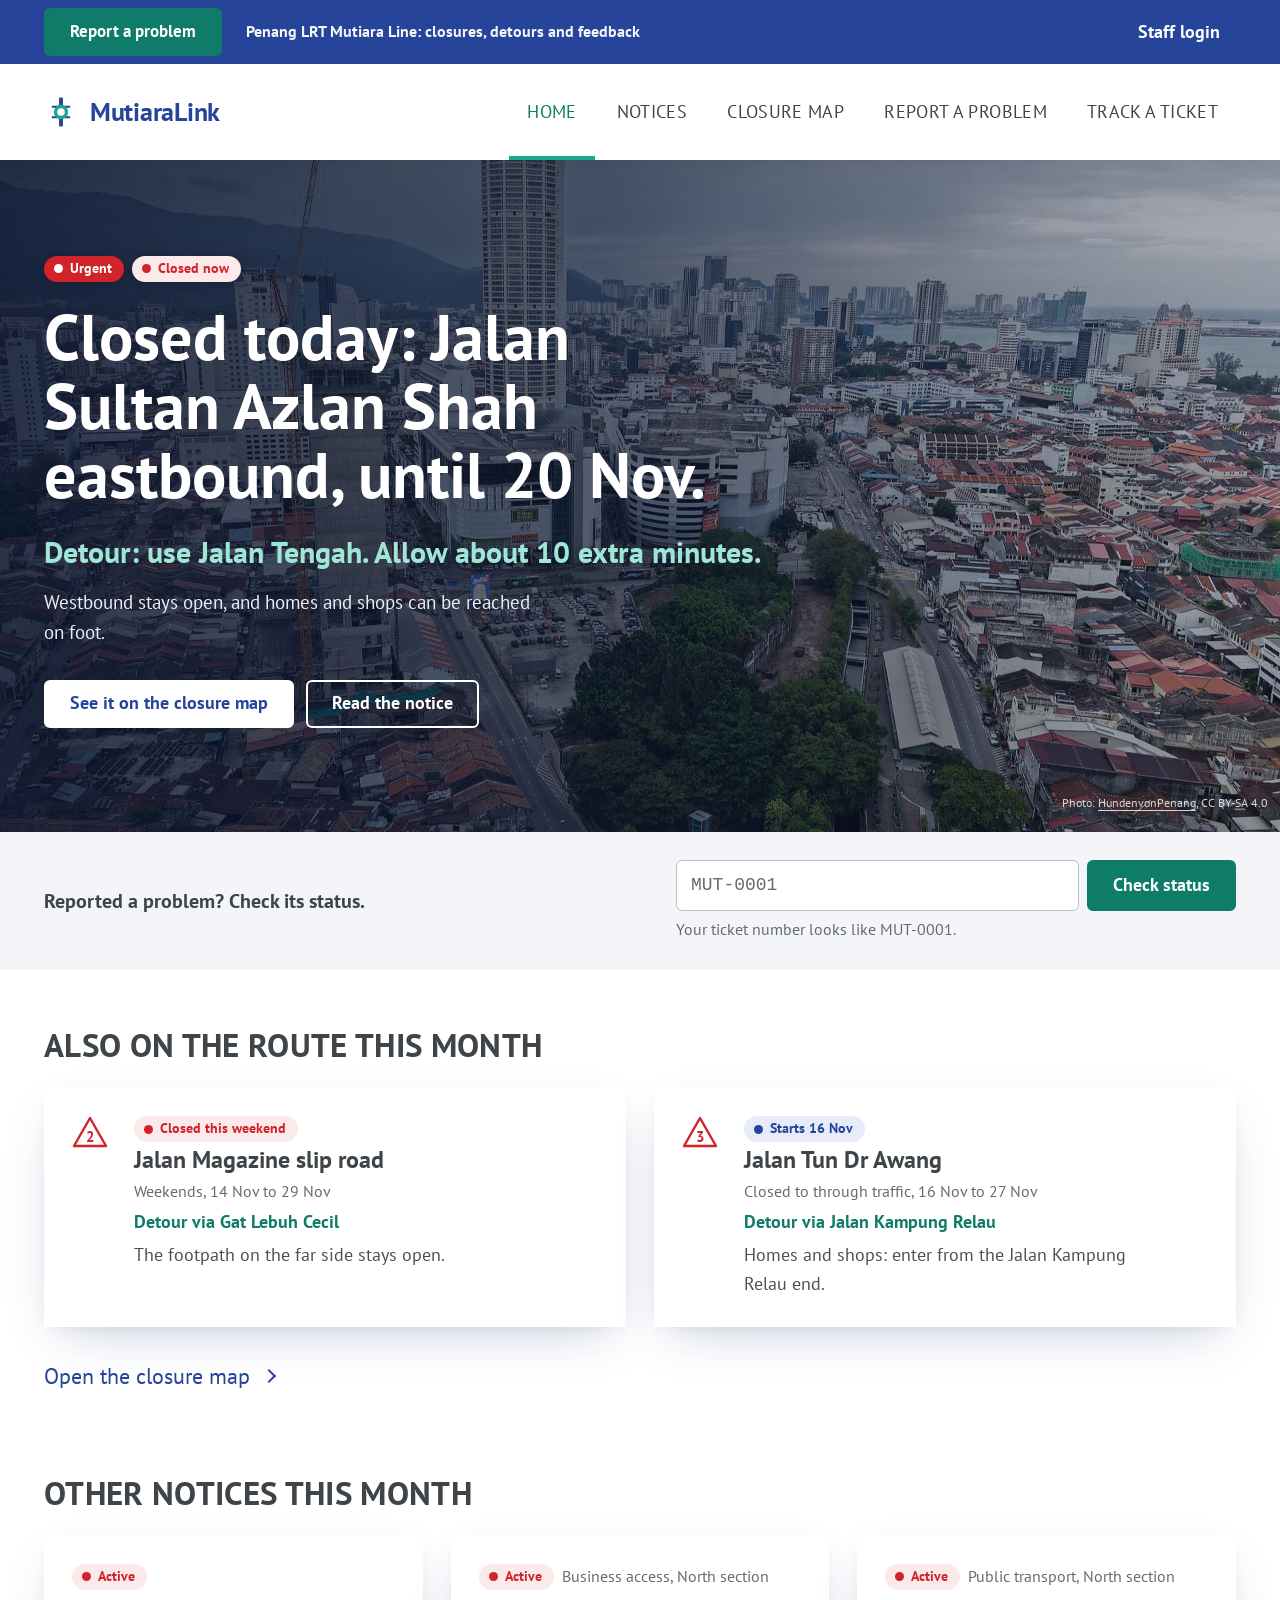
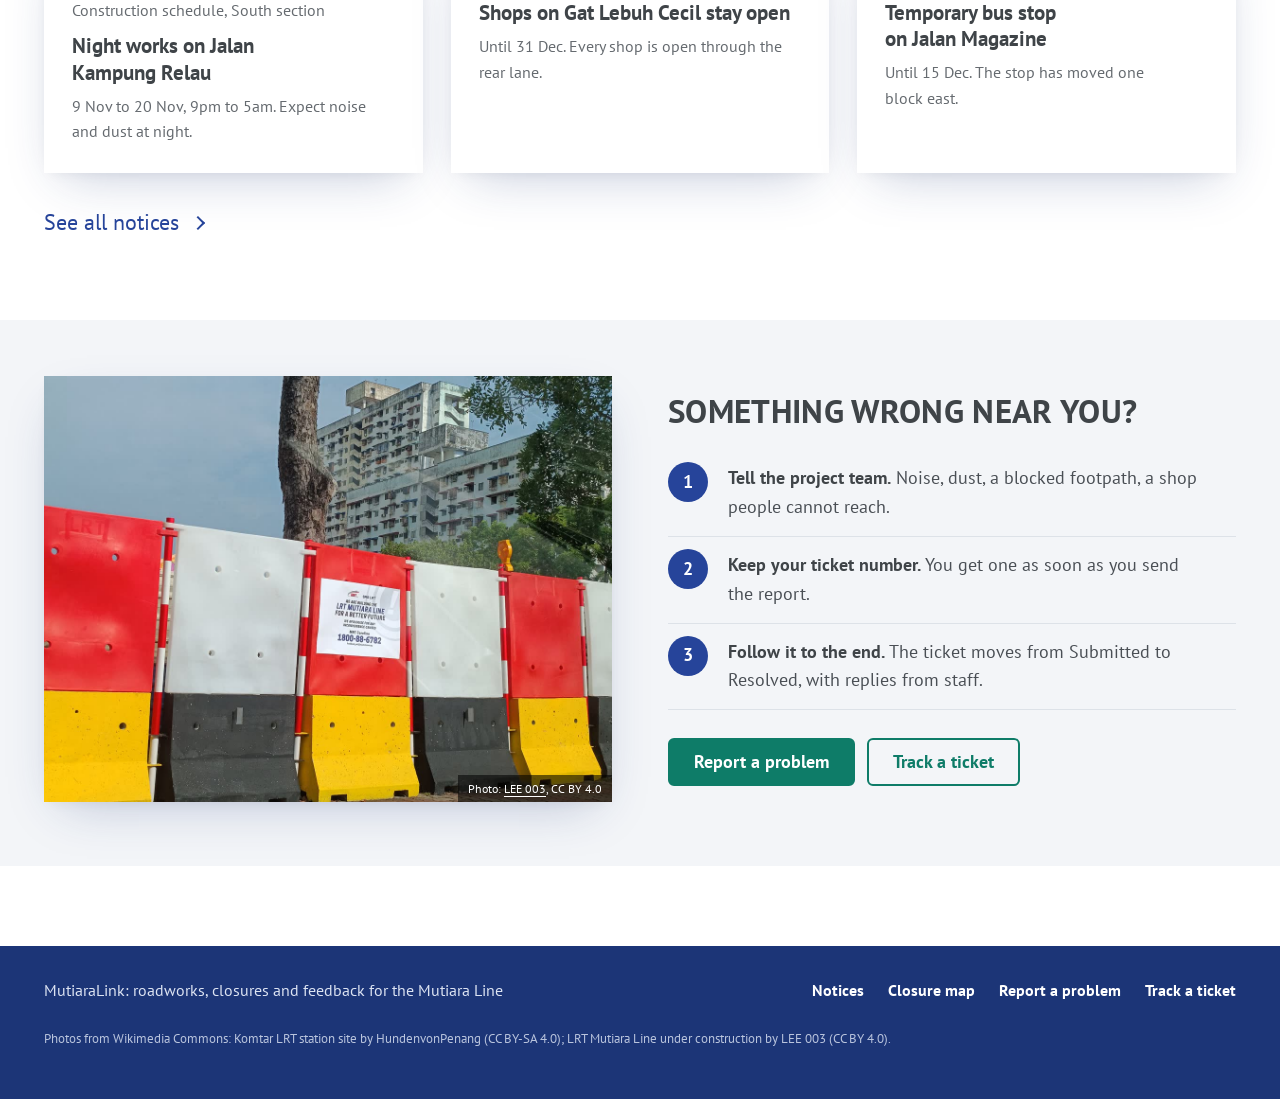
<file: index.html>
<!doctype html>
<html lang="en">
<head>
<meta charset="utf-8">
<meta name="viewport" content="width=device-width, initial-scale=1">
<title>MutiaraLink: roadworks on the Mutiara Line route</title>
<link rel="stylesheet" href="css/style.css">
</head>
<body data-page="home">
<a class="skip" href="#main">Skip to content</a>
<div class="util"><div class="wrap">
<a class="btn btn-util" href="feedback.html">Report a problem</a>
<span class="util-note">Penang LRT Mutiara Line: closures, detours and feedback</span>
<span class="util-links"><a href="dashboard.html">Staff login</a></span>
</div></div>
<header class="top"><div class="wrap">
<a class="brand" href="index.html"><svg width="34" height="34" viewBox="0 0 26 26" aria-hidden="true"><path d="M13 2v22" stroke="#26449A" stroke-width="3"/><path d="M6 9h14M6 17h14" stroke="#26449A" stroke-width="1.5"/><circle cx="13" cy="13" r="4.2" fill="#FFFFFF" stroke="#19A88D" stroke-width="2.6"/></svg>MutiaraLink</a>
<nav class="nav" aria-label="Main">
<a href="index.html" aria-current="page">Home</a>
<a href="notices.html">Notices</a>
<a href="map.html">Closure map</a>
<a href="feedback.html">Report a problem</a>
<a href="track.html">Track a ticket</a>
</nav>
</div></header>

<main id="main">
<section class="hero" aria-labelledby="answer-h">
<img class="hero-photo" src="images/hero-komtar.jpg" alt="Aerial view of George Town with the Komtar tower and the cleared site of the future Komtar LRT station" width="1920" height="1440">
<div class="wrap">
<div class="hero-text">
<div class="marks-row"><span class="status s-urgent">Urgent</span><span class="status s-active">Closed now</span></div>
<h1 id="answer-h">Closed today: Jalan Sultan Azlan Shah eastbound, until 20 Nov.</h1>
<p class="detour">Detour: use Jalan Tengah. Allow about 10 extra minutes.</p>
<p class="more">Westbound stays open, and homes and shops can be reached on foot.</p>
<div class="actions"><a class="btn btn-light" href="map.html?closure=1">See it on the closure map</a><a class="btn btn-ghost-light" href="notice.html?id=1">Read the notice</a></div>
</div>
</div>
<p class="photo-credit">Photo: <a href="https://commons.wikimedia.org/wiki/File:Komtar_LRT_station_site_January_2025.jpg">HundenvonPenang</a>, CC BY-SA 4.0</p>
</section>

<section class="ticket-strip" aria-label="Check a ticket">
<div class="wrap">
<p>Reported a problem? Check its status.</p>
<form class="inline-form" action="track.html" method="get">
<label for="q-tid" class="sr-only">Ticket number</label>
<div><input id="q-tid" class="ref" name="tid" type="text" placeholder="MUT-0001" autocomplete="off" spellcheck="false" aria-describedby="q-hint"><button class="btn" type="submit">Check status</button></div>
<span class="hint" id="q-hint">Your ticket number looks like MUT-0001.</span>
</form>
</div>
</section>

<section class="wrap section" aria-labelledby="also-h">
<div class="section-head"><h2 id="also-h">Also on the route this month</h2></div>
<div class="closure-grid">
<article class="card closure-card reveal">
<svg class="tri" viewBox="0 0 36 32" aria-hidden="true"><path d="M18 2L34 30H2z"/><text x="18" y="26" text-anchor="middle">2</text></svg>
<div class="marks-row"><span class="status s-active">Closed this weekend</span></div>
<h3><a href="map.html?closure=2">Jalan Magazine slip road</a></h3>
<p class="meta" style="margin:0">Weekends, 14 Nov to 29 Nov</p>
<p class="via" style="margin:0">Detour via Gat Lebuh Cecil</p>
<p style="margin:0">The footpath on the far side stays open.</p>
</article>
<article class="card closure-card reveal">
<svg class="tri" viewBox="0 0 36 32" aria-hidden="true"><path d="M18 2L34 30H2z"/><text x="18" y="26" text-anchor="middle">3</text></svg>
<div class="marks-row"><span class="status s-upcoming">Starts 16 Nov</span></div>
<h3><a href="map.html?closure=3">Jalan Tun Dr Awang</a></h3>
<p class="meta" style="margin:0">Closed to through traffic, 16 Nov to 27 Nov</p>
<p class="via" style="margin:0">Detour via Jalan Kampung Relau</p>
<p style="margin:0">Homes and shops: enter from the Jalan Kampung Relau end.</p>
</article>
</div>
<p style="margin:32px 0 0"><a class="more-link" href="map.html">Open the closure map</a></p>
</section>

<section class="wrap section" aria-labelledby="latest-h">
<div class="section-head"><h2 id="latest-h">Other notices this month</h2></div>
<div class="notice-cards">
<article class="card reveal"><div class="marks-row"><span class="status s-active">Active</span><span class="meta">Construction schedule, South section</span></div><h3><a href="notice.html?id=4">Night works on Jalan Kampung Relau</a></h3><p class="meta">9 Nov to 20 Nov, 9pm to 5am. Expect noise and dust at night.</p></article>
<article class="card reveal"><div class="marks-row"><span class="status s-active">Active</span><span class="meta">Business access, North section</span></div><h3><a href="notice.html?id=3">Shops on Gat Lebuh Cecil stay open</a></h3><p class="meta">Until 31 Dec. Every shop is open through the rear lane.</p></article>
<article class="card reveal"><div class="marks-row"><span class="status s-active">Active</span><span class="meta">Public transport, North section</span></div><h3><a href="notice.html?id=5">Temporary bus stop on Jalan Magazine</a></h3><p class="meta">Until 15 Dec. The stop has moved one block east.</p></article>
</div>
<p style="margin:32px 0 0"><a class="more-link" href="notices.html">See all notices</a></p>
</section>

<section class="section split-band" aria-labelledby="report-h">
<div class="wrap split">
<figure class="split-photo reveal" style="margin:0">
<img src="images/lrt-hoarding.jpg" alt="Red and white barriers around an LRT Mutiara Line work site, with a sign apologising for the inconvenience" width="1200" height="900" loading="lazy">
<figcaption>Photo: <a href="https://commons.wikimedia.org/wiki/File:LRT_Mutiara_Line_(Under_Construction).jpg">LEE 003</a>, CC BY 4.0</figcaption>
</figure>
<div>
<h2 id="report-h" class="caps">Something wrong near you?</h2>
<ol class="steps">
<li><strong>Tell the project team.</strong> Noise, dust, a blocked footpath, a shop people cannot reach.</li>
<li><strong>Keep your ticket number.</strong> You get one as soon as you send the report.</li>
<li><strong>Follow it to the end.</strong> The ticket moves from Submitted to Resolved, with replies from staff.</li>
</ol>
<div class="actions" style="margin-top:28px"><a class="btn" href="feedback.html">Report a problem</a><a class="btn btn-secondary" href="track.html">Track a ticket</a></div>
</div>
</div>
</section>
</main>

<footer class="foot"><div class="wrap">
<span>MutiaraLink: roadworks, closures and feedback for the Mutiara Line</span>
<nav aria-label="Footer"><a href="notices.html">Notices</a><a href="map.html">Closure map</a><a href="feedback.html">Report a problem</a><a href="track.html">Track a ticket</a></nav>
<p class="credits">Photos from Wikimedia Commons: Komtar LRT station site by HundenvonPenang (CC BY-SA 4.0); LRT Mutiara Line under construction by LEE 003 (CC BY 4.0).</p>
</div></footer>
<script src="js/reveal.js"></script>
</body>
</html>
</file>
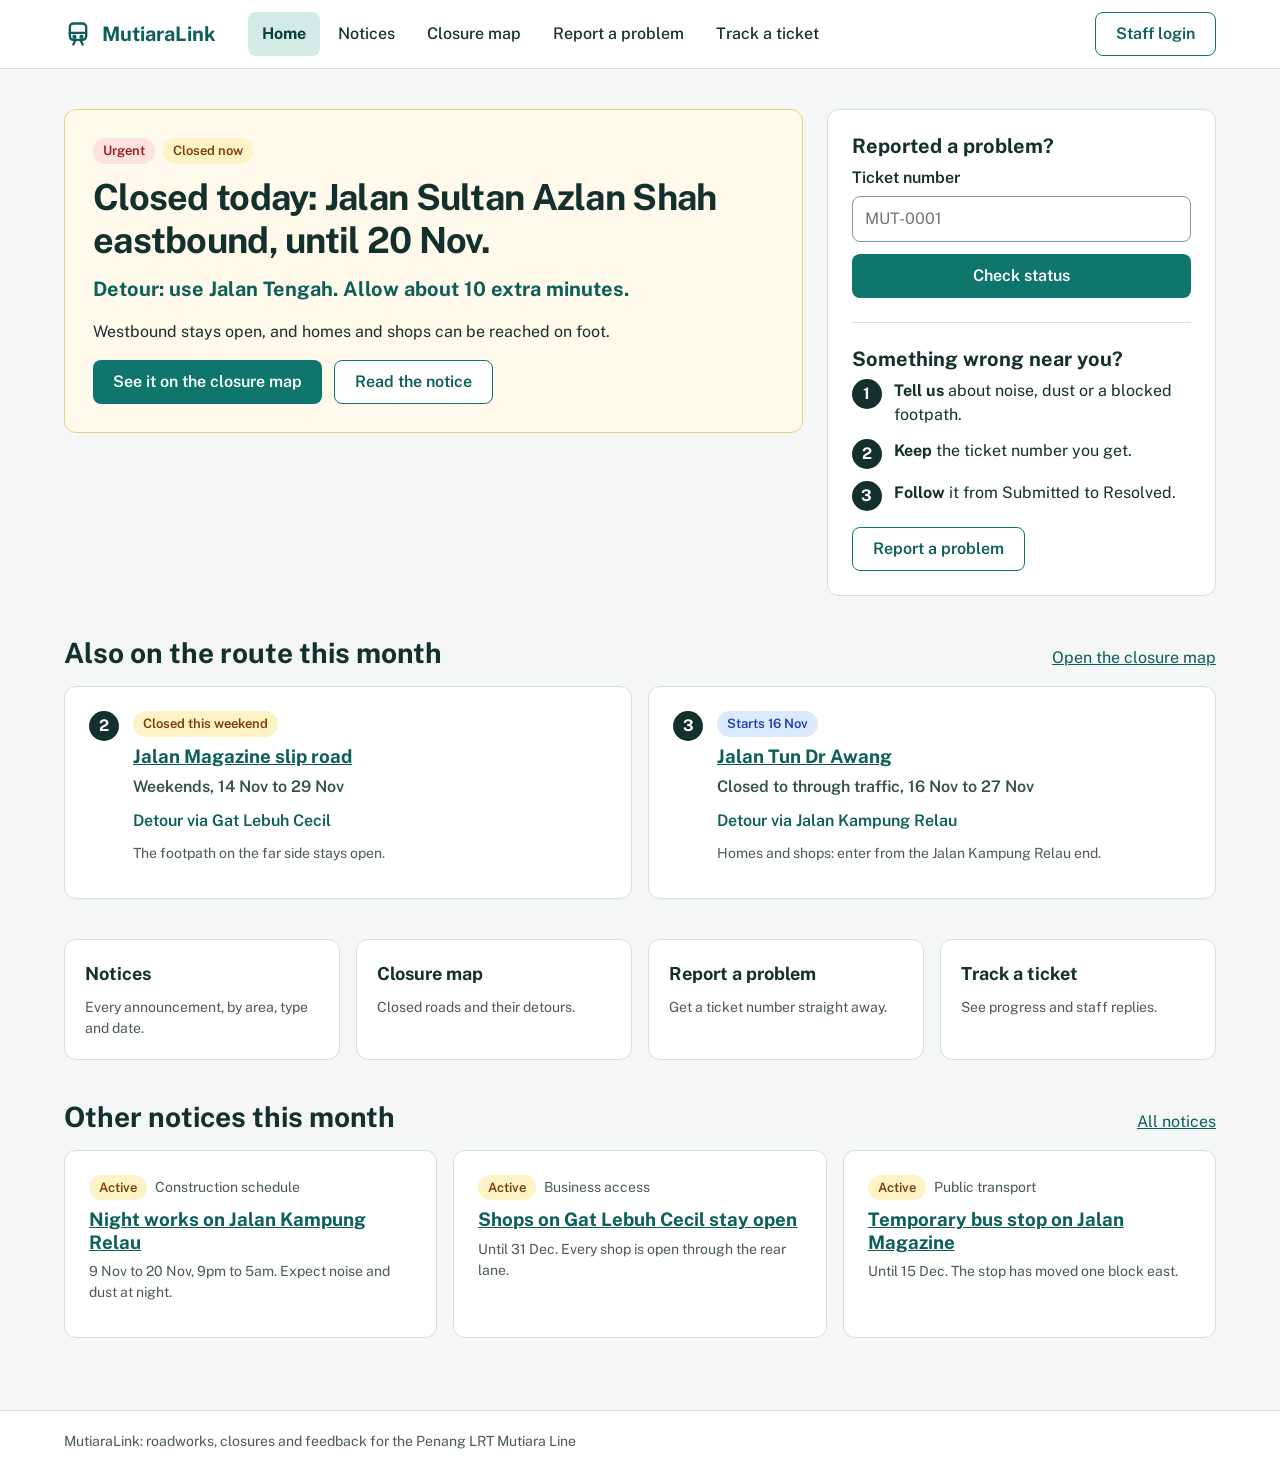
<file: mutiaralink/index.html>
<!doctype html>
<html lang="en">
<head>
<meta charset="utf-8">
<meta name="viewport" content="width=device-width, initial-scale=1">
<title>MutiaraLink | Roadworks on the Mutiara Line route</title>
<link rel="preconnect" href="https://fonts.googleapis.com">
<link href="https://fonts.googleapis.com/css2?family=Public+Sans:wght@400;500;600;700&display=swap" rel="stylesheet">
<link rel="stylesheet" href="css/style.css">
</head>
<body data-page="home">
<a class="skip" href="#main">Skip to content</a>


<!-- ===== Header (same on every page) ===== -->
<header class="top"><div class="bar">
  <a class="brand" href="index.html"><svg width="28" height="28" viewBox="0 0 24 24" fill="none" stroke="#0b5f58" stroke-width="2" stroke-linecap="round" stroke-linejoin="round" aria-hidden="true"><rect x="5" y="3" width="14" height="14" rx="3"/><path d="M5 11h14"/><circle cx="9" cy="14.5" r=".8"/><circle cx="15" cy="14.5" r=".8"/><path d="M8 21l2-4M16 21l-2-4"/></svg><span>MutiaraLink</span></a>
  <nav class="nav" aria-label="Main">
    <a href="index.html" aria-current="page">Home</a>
    <a href="notices.html">Notices</a>
    <a href="map.html">Closure map</a>
    <a href="feedback.html">Report a problem</a>
    <a href="track.html">Track a ticket</a>
  </nav>
  <a class="btn ghost" href="dashboard.html">Staff login</a>
</div></header>

<main id="main">
<!-- Today's closure comes first: it is the main reason people open the site.
     The text matches closure 1 in js/data.js. -->
<section class="wrap two-col" style="padding-top:40px">
  <div class="main answer">
    <div class="tag-row"><span class="tag urgent">Urgent</span><span class="tag active">Closed now</span></div>
    <h1>Closed today: Jalan Sultan Azlan Shah eastbound, until 20 Nov.</h1>
    <p class="detour">Detour: use Jalan Tengah. Allow about 10 extra minutes.</p>
    <p>Westbound stays open, and homes and shops can be reached on foot.</p>
    <div class="actions">
      <a class="btn" href="map.html?closure=1">See it on the closure map</a>
      <a class="btn ghost" href="notice.html?id=1">Read the notice</a>
    </div>
  </div>

  <!-- Quick ticket check: sends the number to track.html?tid=... -->
  <div class="side card">
    <h2 style="font-size:20px">Reported a problem?</h2>
    <form class="form" action="track.html" method="get" style="gap:12px">
      <div class="field">
        <label for="home-tid">Ticket number</label>
        <input id="home-tid" name="tid" type="text" placeholder="MUT-0001" autocomplete="off">
      </div>
      <button class="btn" type="submit">Check status</button>
    </form>
    <hr style="border:0;border-top:1px solid #d5e0dd;margin:24px 0">
    <h2 style="font-size:20px">Something wrong near you?</h2>
    <ol class="steps">
      <li><span class="num">1</span><span><strong>Tell us</strong> about noise, dust or a blocked footpath.</span></li>
      <li><span class="num">2</span><span><strong>Keep</strong> the ticket number you get.</span></li>
      <li><span class="num">3</span><span><strong>Follow</strong> it from Submitted to Resolved.</span></li>
    </ol>
    <div class="actions"><a class="btn ghost" href="feedback.html">Report a problem</a></div>
  </div>
</section>

<!-- The other closures this month (closures 2 and 3 in js/data.js) -->
<section class="wrap" style="padding-top:8px">
  <div class="section-head"><h2>Also on the route this month</h2><a href="map.html">Open the closure map</a></div>
  <div class="grid2">
    <article class="card closure-card">
      <span class="num">2</span>
      <div>
        <div class="tag-row"><span class="tag active">Closed this weekend</span></div>
        <h3><a href="map.html?closure=2">Jalan Magazine slip road</a></h3>
        <p class="dates">Weekends, 14 Nov to 29 Nov</p>
        <p class="detour-line">Detour via Gat Lebuh Cecil</p>
        <p class="meta">The footpath on the far side stays open.</p>
      </div>
    </article>
    <article class="card closure-card">
      <span class="num">3</span>
      <div>
        <div class="tag-row"><span class="tag upcoming">Starts 16 Nov</span></div>
        <h3><a href="map.html?closure=3">Jalan Tun Dr Awang</a></h3>
        <p class="dates">Closed to through traffic, 16 Nov to 27 Nov</p>
        <p class="detour-line">Detour via Jalan Kampung Relau</p>
        <p class="meta">Homes and shops: enter from the Jalan Kampung Relau end.</p>
      </div>
    </article>
  </div>
</section>

<!-- Quick links to the main pages -->
<section class="wrap" style="padding-top:8px">
  <div class="grid4">
    <a class="qcard" href="notices.html"><strong style="font-size:18px">Notices</strong><span class="meta">Every announcement, by area, type and date.</span></a>
    <a class="qcard" href="map.html"><strong style="font-size:18px">Closure map</strong><span class="meta">Closed roads and their detours.</span></a>
    <a class="qcard" href="feedback.html"><strong style="font-size:18px">Report a problem</strong><span class="meta">Get a ticket number straight away.</span></a>
    <a class="qcard" href="track.html"><strong style="font-size:18px">Track a ticket</strong><span class="meta">See progress and staff replies.</span></a>
  </div>
</section>

<!-- Other notices (notices 4, 3 and 5 in js/data.js) -->
<section class="wrap" style="padding-top:8px">
  <div class="section-head"><h2>Other notices this month</h2><a href="notices.html">All notices</a></div>
  <div class="grid3">
    <article class="card">
      <div class="tag-row"><span class="tag active">Active</span><span class="meta">Construction schedule</span></div>
      <h3><a href="notice.html?id=4">Night works on Jalan Kampung Relau</a></h3>
      <p class="meta">9 Nov to 20 Nov, 9pm to 5am. Expect noise and dust at night.</p>
    </article>
    <article class="card">
      <div class="tag-row"><span class="tag active">Active</span><span class="meta">Business access</span></div>
      <h3><a href="notice.html?id=3">Shops on Gat Lebuh Cecil stay open</a></h3>
      <p class="meta">Until 31 Dec. Every shop is open through the rear lane.</p>
    </article>
    <article class="card">
      <div class="tag-row"><span class="tag active">Active</span><span class="meta">Public transport</span></div>
      <h3><a href="notice.html?id=5">Temporary bus stop on Jalan Magazine</a></h3>
      <p class="meta">Until 15 Dec. The stop has moved one block east.</p>
    </article>
  </div>
</section>
</main>

<!-- ===== Footer (same on every page) ===== -->
<footer class="foot"><div>
  <span>MutiaraLink: roadworks, closures and feedback for the Penang LRT Mutiara Line</span>
 
</div></footer>

<script src="js/data.js"></script>
<script src="js/app.js"></script>
</body>
</html>
</file>
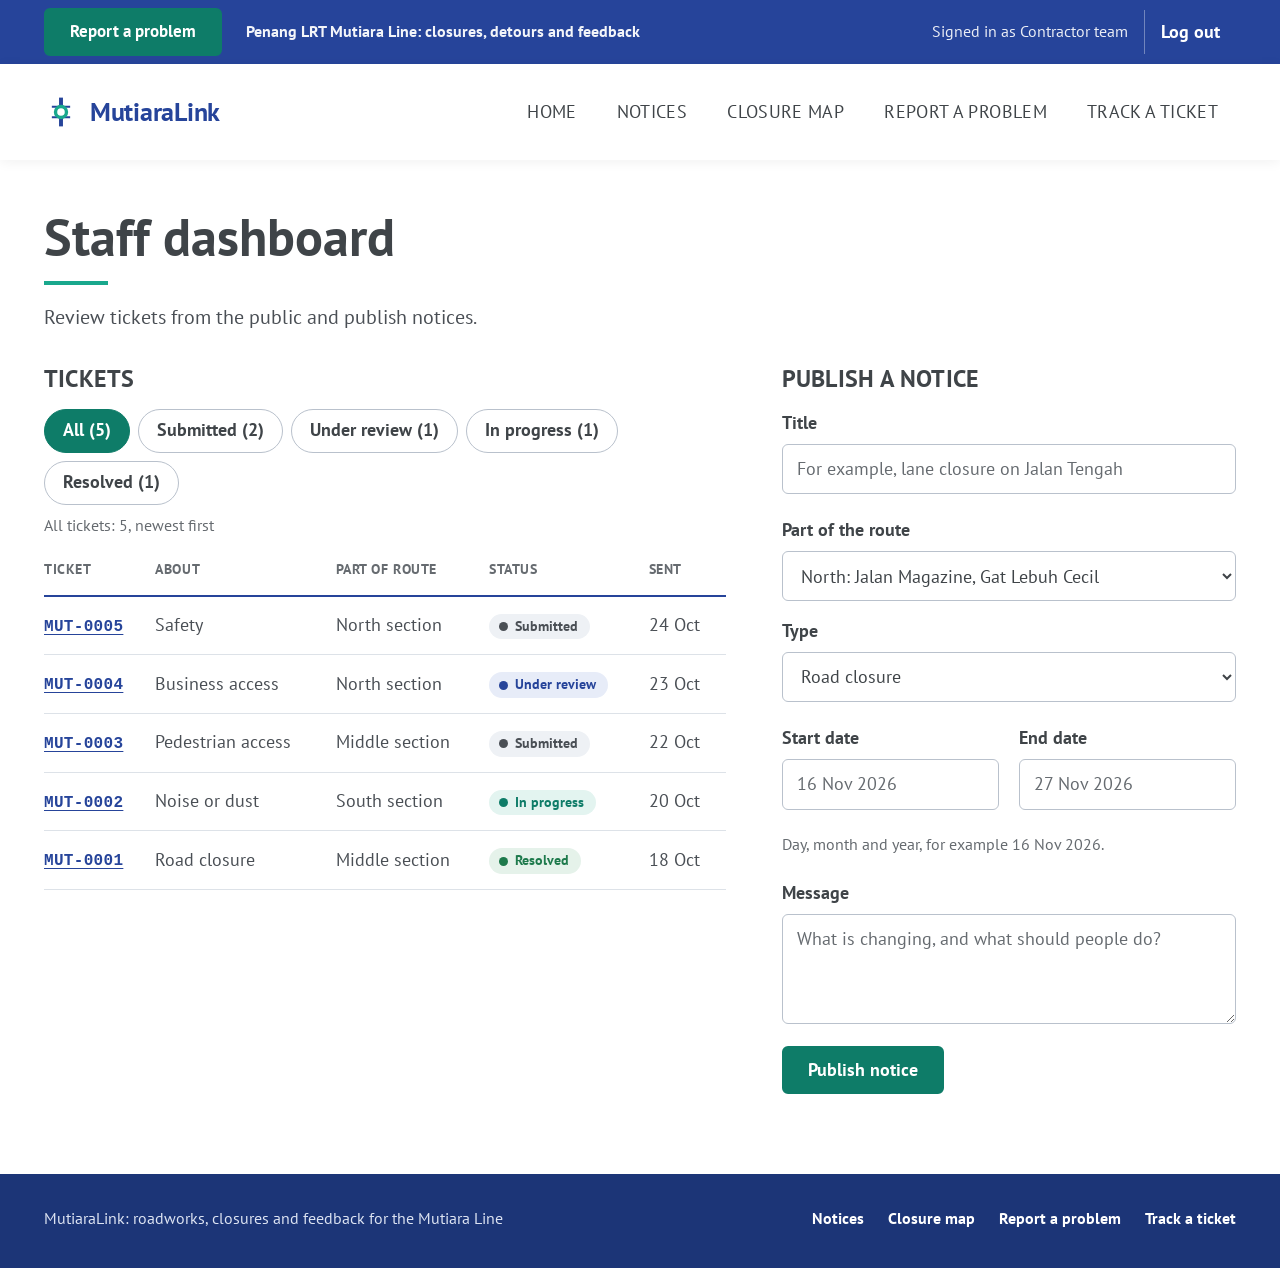
<file: dashboard.html>
<!doctype html>
<html lang="en">
<head>
<meta charset="utf-8">
<meta name="viewport" content="width=device-width, initial-scale=1">
<title>Staff dashboard: MutiaraLink</title>
<link rel="stylesheet" href="css/style.css">
</head>
<body data-page="dashboard">
<a class="skip" href="#main">Skip to content</a>
<div class="util"><div class="wrap">
<a class="btn btn-util" href="feedback.html">Report a problem</a>
<span class="util-note">Penang LRT Mutiara Line: closures, detours and feedback</span>
<span class="util-links"><span class="util-signed">Signed in as Contractor team</span><a href="index.html">Log out</a></span>
</div></div>
<header class="top"><div class="wrap">
<a class="brand" href="index.html"><svg width="34" height="34" viewBox="0 0 26 26" aria-hidden="true"><path d="M13 2v22" stroke="#26449A" stroke-width="3"/><path d="M6 9h14M6 17h14" stroke="#26449A" stroke-width="1.5"/><circle cx="13" cy="13" r="4.2" fill="#FFFFFF" stroke="#19A88D" stroke-width="2.6"/></svg>MutiaraLink</a>
<nav class="nav" aria-label="Main">
<a href="index.html">Home</a>
<a href="notices.html">Notices</a>
<a href="map.html">Closure map</a>
<a href="feedback.html">Report a problem</a>
<a href="track.html">Track a ticket</a>
</nav>
</div></header>

<main id="main">
<div class="wrap page-head">
<h1>Staff dashboard</h1>
<p class="lead">Review tickets from the public and publish notices.</p>
</div>

<div class="wrap two-col dash">
<section class="col-main" aria-labelledby="tickets-h">
<h2 id="tickets-h" class="headline">Tickets</h2>
<div id="chips" class="chip-group dash-chips" role="group" aria-label="Show tickets by status"></div>
<p id="tcount" class="meta tcount" aria-live="polite"></p>
<div class="table-wrap">
<table class="tickets">
<thead><tr><th scope="col">Ticket</th><th scope="col">About</th><th scope="col">Part of route</th><th scope="col">Status</th><th scope="col">Sent</th></tr></thead>
<tbody id="rows"></tbody>
</table>
</div>
</section>

<section class="col-side" aria-labelledby="publish-h">
<h2 id="publish-h" class="headline">Publish a notice</h2>
<div id="done" class="panel published" role="status" tabindex="-1" hidden><strong>Notice published</strong><span id="pub-title"></span><span id="pub-meta" class="meta"></span></div>
<form id="notice-form" class="stack publish-form" novalidate>
<div class="field"><label for="nt">Title</label><input id="nt" type="text" placeholder="For example, lane closure on Jalan Tengah"><span class="error" id="nt-err" hidden>Add a title so people know what the notice is about.</span></div>
<div class="row">
<div class="field field-full"><label for="na">Part of the route</label><select id="na"><option value="North section">North: Jalan Magazine, Gat Lebuh Cecil</option><option value="Middle section">Middle: Jalan Sultan Azlan Shah, Jalan Tengah</option><option value="South section">South: Jalan Kampung Relau, Jalan Tun Dr Awang</option></select></div>
<div class="field field-half"><label for="ny">Type</label><select id="ny"><option>Road closure</option><option>Pedestrian access</option><option>Construction schedule</option><option>Business access</option><option>Public transport</option></select></div>
</div>
<div class="row">
<div class="field field-half"><label for="ns">Start date</label><input id="ns" type="text" placeholder="16 Nov 2026" aria-describedby="date-hint"></div>
<div class="field field-half"><label for="ne">End date</label><input id="ne" type="text" placeholder="27 Nov 2026" aria-describedby="date-hint"></div>
</div>
<span class="hint" id="date-hint">Day, month and year, for example 16 Nov 2026.</span>
<div class="field"><label for="nm">Message</label><textarea id="nm" placeholder="What is changing, and what should people do?"></textarea></div>
<div><button type="submit" id="publish" class="btn">Publish notice</button></div>
</form>
</section>
</div>
</main>

<footer class="foot"><div class="wrap">
<span>MutiaraLink: roadworks, closures and feedback for the Mutiara Line</span>
<nav aria-label="Footer"><a href="notices.html">Notices</a><a href="map.html">Closure map</a><a href="feedback.html">Report a problem</a><a href="track.html">Track a ticket</a></nav>
</div></footer>
<script src="js/app.js"></script>
</body>
</html>
</file>
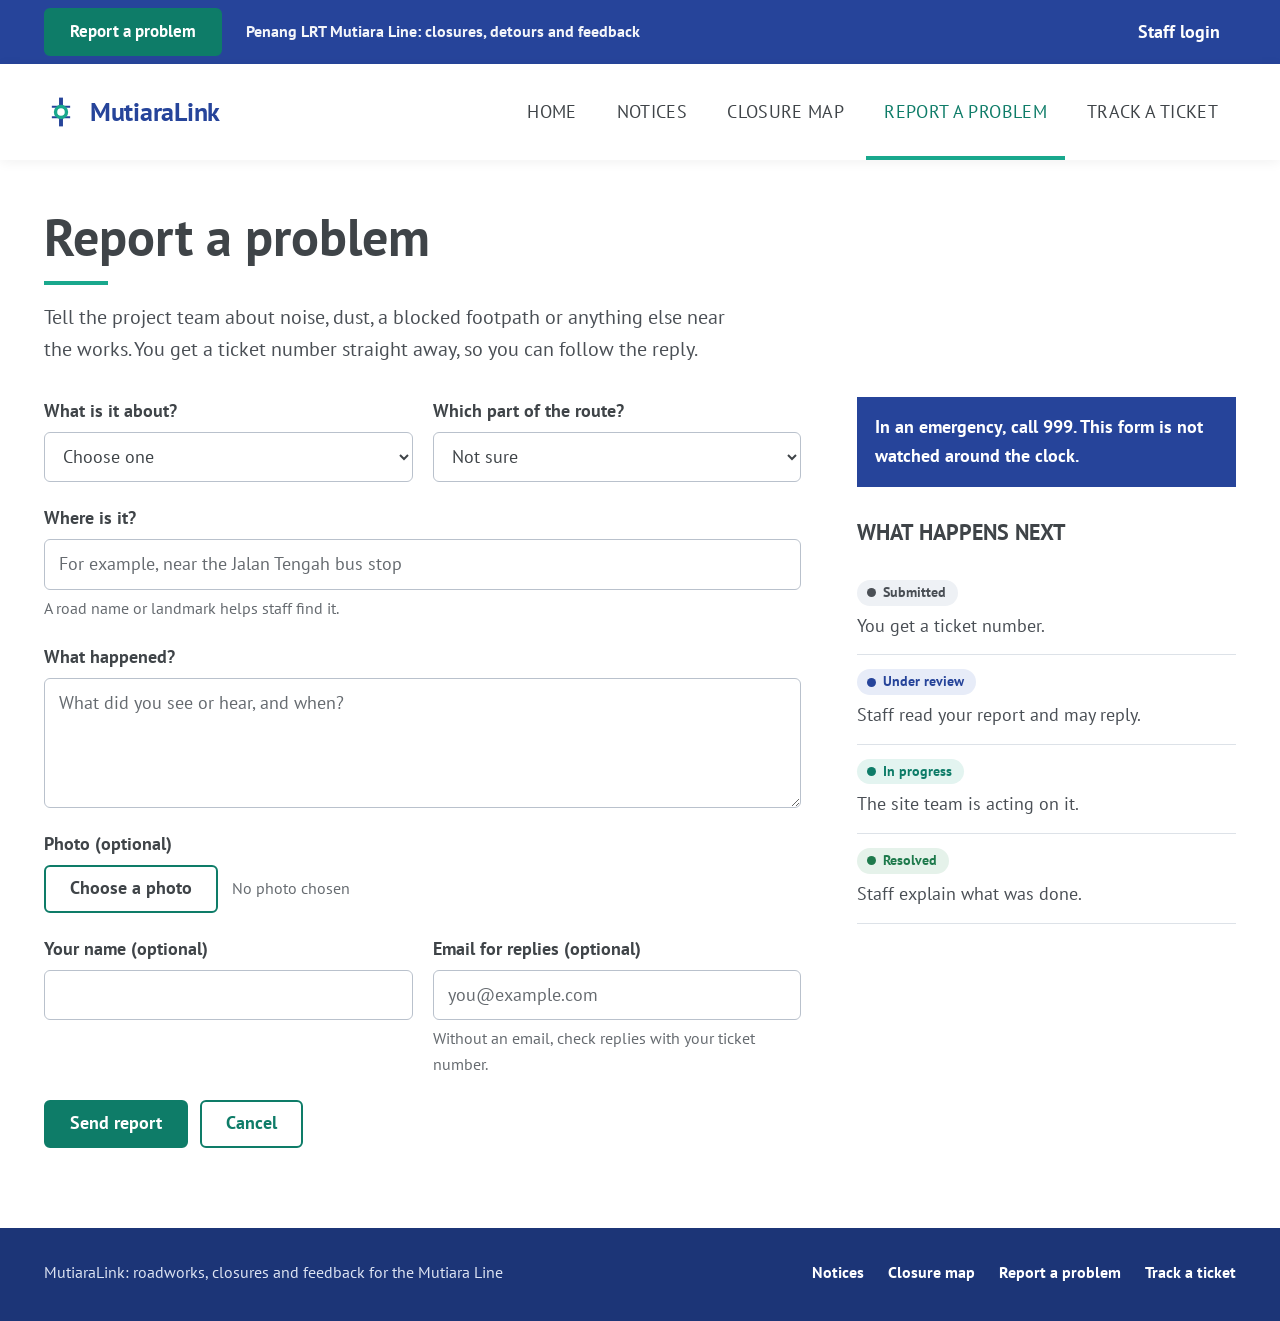
<file: feedback.html>
<!doctype html>
<html lang="en">
<head>
<meta charset="utf-8">
<meta name="viewport" content="width=device-width, initial-scale=1">
<title>Report a problem: MutiaraLink</title>
<link rel="stylesheet" href="css/style.css">
</head>
<body data-page="feedback">
<a class="skip" href="#main">Skip to content</a>
<div class="util"><div class="wrap">
<a class="btn btn-util" href="feedback.html">Report a problem</a>
<span class="util-note">Penang LRT Mutiara Line: closures, detours and feedback</span>
<span class="util-links"><a href="dashboard.html">Staff login</a></span>
</div></div>
<header class="top"><div class="wrap">
<a class="brand" href="index.html"><svg width="34" height="34" viewBox="0 0 26 26" aria-hidden="true"><path d="M13 2v22" stroke="#26449A" stroke-width="3"/><path d="M6 9h14M6 17h14" stroke="#26449A" stroke-width="1.5"/><circle cx="13" cy="13" r="4.2" fill="#FFFFFF" stroke="#19A88D" stroke-width="2.6"/></svg>MutiaraLink</a>
<nav class="nav" aria-label="Main">
<a href="index.html">Home</a>
<a href="notices.html">Notices</a>
<a href="map.html">Closure map</a>
<a href="feedback.html" aria-current="page">Report a problem</a>
<a href="track.html">Track a ticket</a>
</nav>
</div></header>

<main id="main">
<div class="wrap page-head">
<h1>Report a problem</h1>
<p class="lead">Tell the project team about noise, dust, a blocked footpath or anything else near the works. You get a ticket number straight away, so you can follow the reply.</p>
</div>

<div class="wrap two-col">
<div class="col-main">
<div id="form-view">
<form id="form" novalidate class="stack">
<div class="row">
<div class="field"><label for="cat">What is it about?</label>
<select id="cat"><option value="">Choose one</option><option>Road closure</option><option>Pedestrian access</option><option>Noise or dust</option><option>Business access</option><option>Safety</option><option>Something else</option></select>
<span class="error" id="cat-err" hidden>Choose what the problem is about.</span>
<span class="safety-note" id="safety-note" hidden>If someone is in danger now, call 999 first.</span></div>
<div class="field"><label for="area">Which part of the route?</label>
<select id="area"><option value="">Not sure</option><option value="North section">North: Jalan Magazine, Gat Lebuh Cecil</option><option value="Middle section">Middle: Jalan Sultan Azlan Shah, Jalan Tengah</option><option value="South section">South: Jalan Kampung Relau, Jalan Tun Dr Awang</option></select></div>
</div>
<div class="field"><label for="loc">Where is it?</label>
<input id="loc" type="text" placeholder="For example, near the Jalan Tengah bus stop" aria-describedby="loc-hint">
<span class="hint" id="loc-hint">A road name or landmark helps staff find it.</span></div>
<div class="field"><label for="desc">What happened?</label>
<textarea id="desc" placeholder="What did you see or hear, and when?" required></textarea>
<span class="error" id="desc-err" hidden>Describe the problem so staff know what to look for.</span></div>
<div class="field"><span class="label" id="photo-l">Photo (optional)</span>
<div class="file-pick"><input id="photo" class="sr-only" type="file" accept="image/*" aria-labelledby="photo-l photo-btn photo-name"><label for="photo" id="photo-btn" class="btn btn-secondary">Choose a photo</label><span id="photo-name" class="hint">No photo chosen</span></div></div>
<div class="row">
<div class="field"><label for="name">Your name (optional)</label><input id="name" type="text" autocomplete="name"></div>
<div class="field"><label for="email">Email for replies (optional)</label><input id="email" type="email" autocomplete="email" placeholder="you@example.com" aria-describedby="email-hint"><span class="hint" id="email-hint">Without an email, check replies with your ticket number.</span></div>
</div>
<div class="actions"><button type="submit" id="send" class="btn">Send report</button><a class="btn btn-secondary" href="index.html">Cancel</a></div>
</form>
</div>

<div id="done-view" hidden>
<h2 class="headline" id="done-h" tabindex="-1">Report sent. Keep your ticket number.</h2>
<p class="done-lead">Use it to check progress and read replies from staff.</p>
<dl class="ticket-ref">
<div><dt>Ticket number</dt><dd class="mono" id="new-id">MUT-0006</dd></div>
<div><dt>Status</dt><dd><span class="status s-submitted">Submitted</span></dd></div>
</dl>
<div class="actions done-actions"><a class="btn" id="track-new" href="track.html?tid=MUT-0006">Track this ticket</a><button type="button" id="again" class="btn btn-secondary">Report another problem</button></div>
</div>
</div>

<aside class="col-side" aria-labelledby="next-h">
<p class="emergency">In an emergency, call 999. This form is not watched around the clock.</p>
<h2 id="next-h" class="side-h">What happens next</h2>
<ol class="status-steps">
<li><span class="status s-submitted">Submitted</span><span>You get a ticket number.</span></li>
<li><span class="status s-review">Under review</span><span>Staff read your report and may reply.</span></li>
<li><span class="status s-progress">In progress</span><span>The site team is acting on it.</span></li>
<li><span class="status s-resolved">Resolved</span><span>Staff explain what was done.</span></li>
</ol>
</aside>
</div>
</main>

<footer class="foot"><div class="wrap">
<span>MutiaraLink: roadworks, closures and feedback for the Mutiara Line</span>
<nav aria-label="Footer"><a href="notices.html">Notices</a><a href="map.html">Closure map</a><a href="feedback.html">Report a problem</a><a href="track.html">Track a ticket</a></nav>
</div></footer>
<script src="js/app.js"></script>
</body>
</html>
</file>
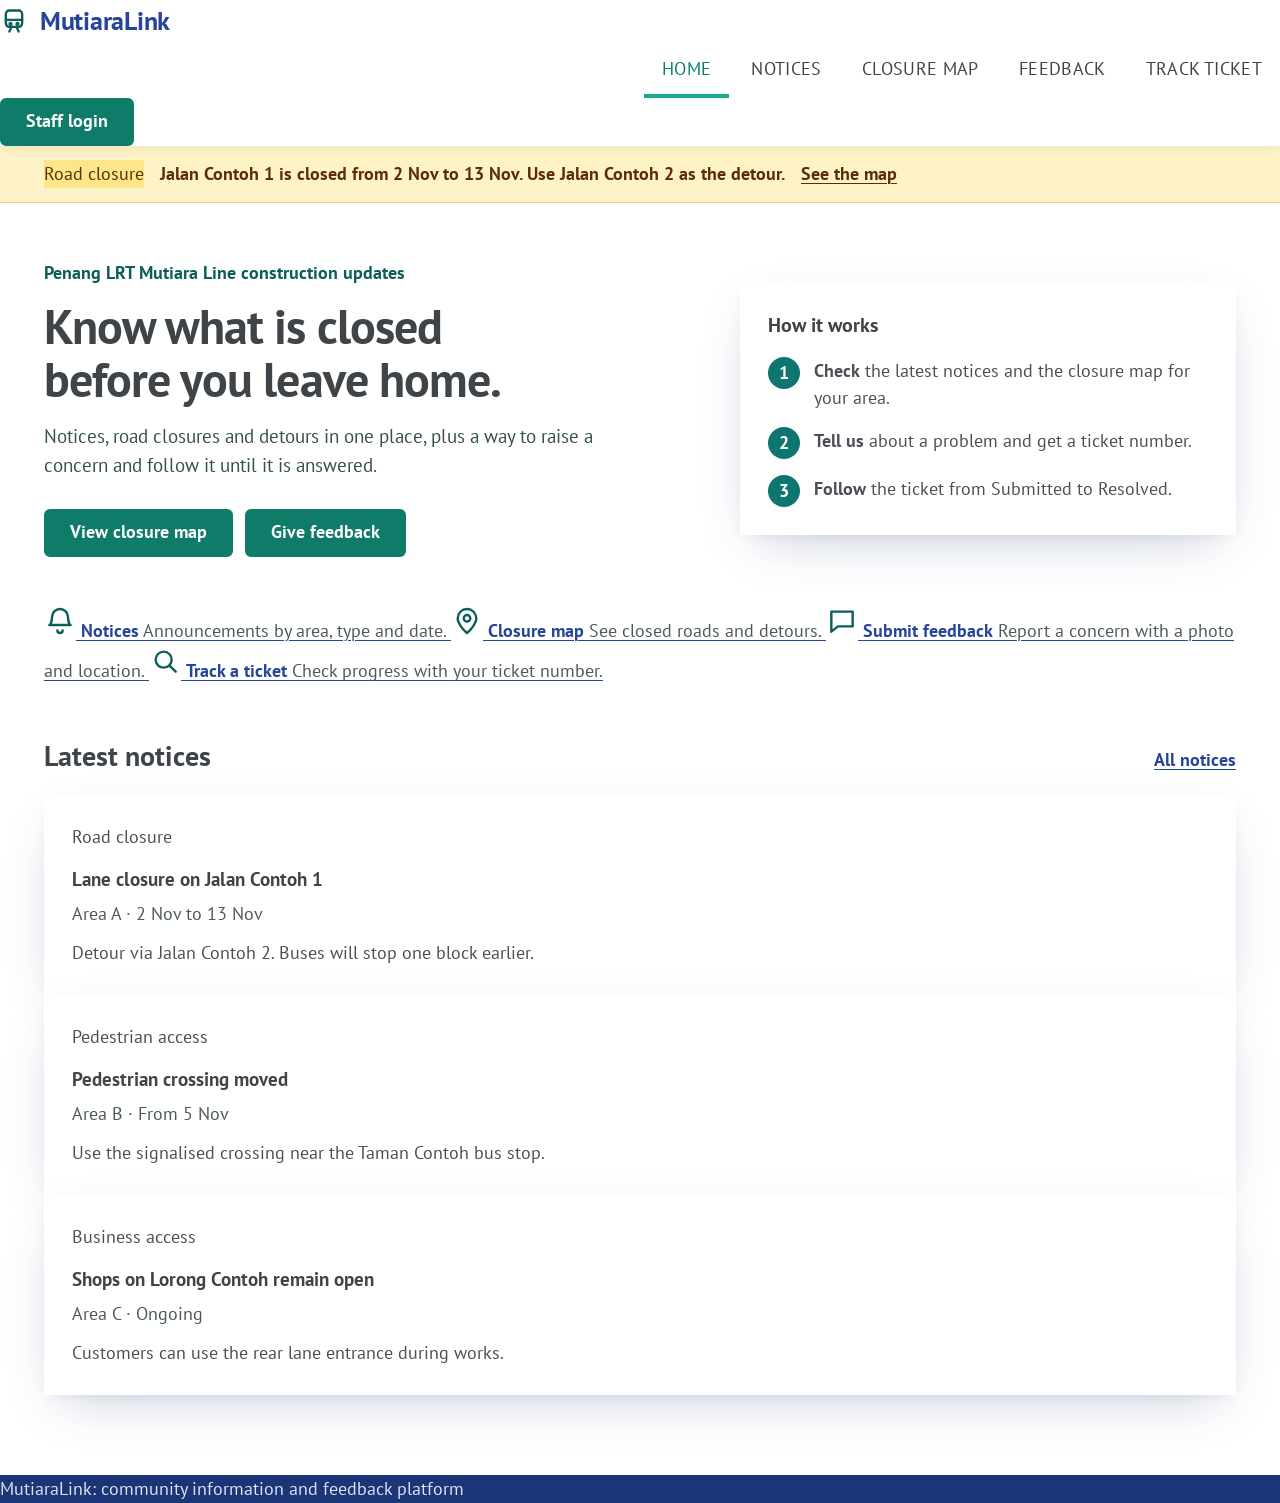
<file: index.backup.html>
<!doctype html>
<html lang="en">
<head>
<meta charset="utf-8">
<meta name="viewport" content="width=device-width, initial-scale=1">
<title>MutiaraLink Home</title>
<link rel="preconnect" href="https://fonts.googleapis.com">
<link href="https://fonts.googleapis.com/css2?family=Public+Sans:wght@400;500;600;700&display=swap" rel="stylesheet">
<link rel="stylesheet" href="css/style.css">
</head>
<body data-page="home">
<header class="top"><div class="bar">
<a class="brand" href="index.html"><svg width="28" height="28" viewBox="0 0 24 24" fill="none" stroke="#0b5f58" stroke-width="2" stroke-linecap="round" stroke-linejoin="round" aria-hidden="true"><rect x="5" y="3" width="14" height="14" rx="3"/><path d="M5 11h14"/><circle cx="9" cy="14.5" r=".8"/><circle cx="15" cy="14.5" r=".8"/><path d="M8 21l2-4M16 21l-2-4"/></svg><span>MutiaraLink</span></a>
<nav class="nav" aria-label="Main">
<a href="index.html" aria-current="page">Home</a>
<a href="notices.html">Notices</a>
<a href="map.html">Closure map</a>
<a href="feedback.html">Feedback</a>
<a href="track.html">Track ticket</a>
</nav>
<a class="btn ghost" href="dashboard.html">Staff login</a>
</div></header>

<div style="background:#fef3c7;border-bottom:1px solid #e8cf86">
<div class="wrap" style="padding-top:14px;padding-bottom:14px;display:flex;flex-wrap:wrap;gap:8px 16px;align-items:center;color:#5c2d05">
<span class="tag warn" style="background:#fde68a">Road closure</span>
<span style="font-weight:600">Jalan Contoh 1 is closed from 2 Nov to 13 Nov. Use Jalan Contoh 2 as the detour.</span>
<a href="map.html" style="color:#5c2d05;font-weight:700">See the map</a>
</div></div>

<section class="wrap" style="padding-top:56px;padding-bottom:40px;display:flex;flex-wrap:wrap;gap:40px;align-items:center">
<div style="flex:1 1 520px;min-width:0">
<p style="margin:0 0 12px;font-weight:600;color:#0b5f58">Penang LRT Mutiara Line construction updates</p>
<h1 style="margin:0 0 16px;font-size:48px;line-height:1.1;letter-spacing:-0.02em">Know what is closed before you leave home.</h1>
<p style="margin:0 0 28px;font-size:19px;line-height:1.55;color:#33504c;max-width:560px">Notices, road closures and detours in one place, plus a way to raise a concern and follow it until it is answered.</p>
<div style="display:flex;flex-wrap:wrap;gap:12px">
<a class="btn" href="map.html">View closure map</a>
<a class="btn ghost" href="feedback.html">Give feedback</a>
</div>
</div>
<div class="card" style="flex:1 1 360px;min-width:0;padding:28px">
<h2 style="margin:0 0 16px;font-size:20px">How it works</h2>
<ol style="margin:0;padding:0;list-style:none;display:flex;flex-direction:column;gap:16px">
<li style="display:flex;gap:14px;align-items:flex-start"><span style="flex:none;width:32px;height:32px;border-radius:50%;background:#0f766e;color:#fff;display:flex;align-items:center;justify-content:center;font-weight:700">1</span><span style="line-height:1.5"><strong>Check</strong> the latest notices and the closure map for your area.</span></li>
<li style="display:flex;gap:14px;align-items:flex-start"><span style="flex:none;width:32px;height:32px;border-radius:50%;background:#0f766e;color:#fff;display:flex;align-items:center;justify-content:center;font-weight:700">2</span><span style="line-height:1.5"><strong>Tell us</strong> about a problem and get a ticket number.</span></li>
<li style="display:flex;gap:14px;align-items:flex-start"><span style="flex:none;width:32px;height:32px;border-radius:50%;background:#0f766e;color:#fff;display:flex;align-items:center;justify-content:center;font-weight:700">3</span><span style="line-height:1.5"><strong>Follow</strong> the ticket from Submitted to Resolved.</span></li>
</ol>
</div>
</section>

<section class="wrap" style="padding-top:8px;padding-bottom:8px">
<div class="grid4">
<a class="qcard" href="notices.html">
<svg width="32" height="32" viewBox="0 0 24 24" fill="none" stroke="#0b5f58" stroke-width="1.8" stroke-linecap="round" stroke-linejoin="round" aria-hidden="true"><path d="M6 9a6 6 0 0112 0c0 5 2 6 2 6H4s2-1 2-6M10 19a2 2 0 004 0"/></svg>
<strong style="font-size:18px">Notices</strong>
<span style="color:#4b5a57;line-height:1.5">Announcements by area, type and date.</span>
</a>
<a class="qcard" href="map.html">
<svg width="32" height="32" viewBox="0 0 24 24" fill="none" stroke="#0b5f58" stroke-width="1.8" stroke-linecap="round" stroke-linejoin="round" aria-hidden="true"><path d="M12 21s7-6 7-11a7 7 0 10-14 0c0 5 7 11 7 11z"/><circle cx="12" cy="10" r="2.5"/></svg>
<strong style="font-size:18px">Closure map</strong>
<span style="color:#4b5a57;line-height:1.5">See closed roads and detours.</span>
</a>
<a class="qcard" href="feedback.html">
<svg width="32" height="32" viewBox="0 0 24 24" fill="none" stroke="#0b5f58" stroke-width="1.8" stroke-linecap="round" stroke-linejoin="round" aria-hidden="true"><path d="M4 5h16v11H9l-5 4z"/></svg>
<strong style="font-size:18px">Submit feedback</strong>
<span style="color:#4b5a57;line-height:1.5">Report a concern with a photo and location.</span>
</a>
<a class="qcard" href="track.html">
<svg width="32" height="32" viewBox="0 0 24 24" fill="none" stroke="#0b5f58" stroke-width="1.8" stroke-linecap="round" stroke-linejoin="round" aria-hidden="true"><circle cx="11" cy="11" r="6"/><path d="M16 16l4 4"/></svg>
<strong style="font-size:18px">Track a ticket</strong>
<span style="color:#4b5a57;line-height:1.5">Check progress with your ticket number.</span>
</a>
</div>
</section>

<section class="wrap" style="padding-top:40px">
<div style="display:flex;flex-wrap:wrap;justify-content:space-between;align-items:baseline;gap:8px;margin-bottom:16px">
<h2 style="margin:0;font-size:28px">Latest notices</h2>
<a href="notices.html" style="font-weight:600">All notices</a>
</div>
<div class="grid3">
<article class="card">
<span class="tag warn">Road closure</span>
<h3 style="margin:12px 0 6px;font-size:19px">Lane closure on Jalan Contoh 1</h3>
<p style="margin:0 0 10px;color:#4b5a57">Area A · 2 Nov to 13 Nov</p>
<p style="margin:0;line-height:1.55">Detour via Jalan Contoh 2. Buses will stop one block earlier.</p>
</article>
<article class="card">
<span class="tag info">Pedestrian access</span>
<h3 style="margin:12px 0 6px;font-size:19px">Pedestrian crossing moved</h3>
<p style="margin:0 0 10px;color:#4b5a57">Area B · From 5 Nov</p>
<p style="margin:0;line-height:1.55">Use the signalised crossing near the Taman Contoh bus stop.</p>
</article>
<article class="card">
<span class="tag ok">Business access</span>
<h3 style="margin:12px 0 6px;font-size:19px">Shops on Lorong Contoh remain open</h3>
<p style="margin:0 0 10px;color:#4b5a57">Area C · Ongoing</p>
<p style="margin:0;line-height:1.55">Customers can use the rear lane entrance during works.</p>
</article>
</div>
</section>

<footer class="foot"><div><span>MutiaraLink: community information and feedback platform</span></div></footer>
<script src="js/app.js"></script>
</body>
</html>
</file>
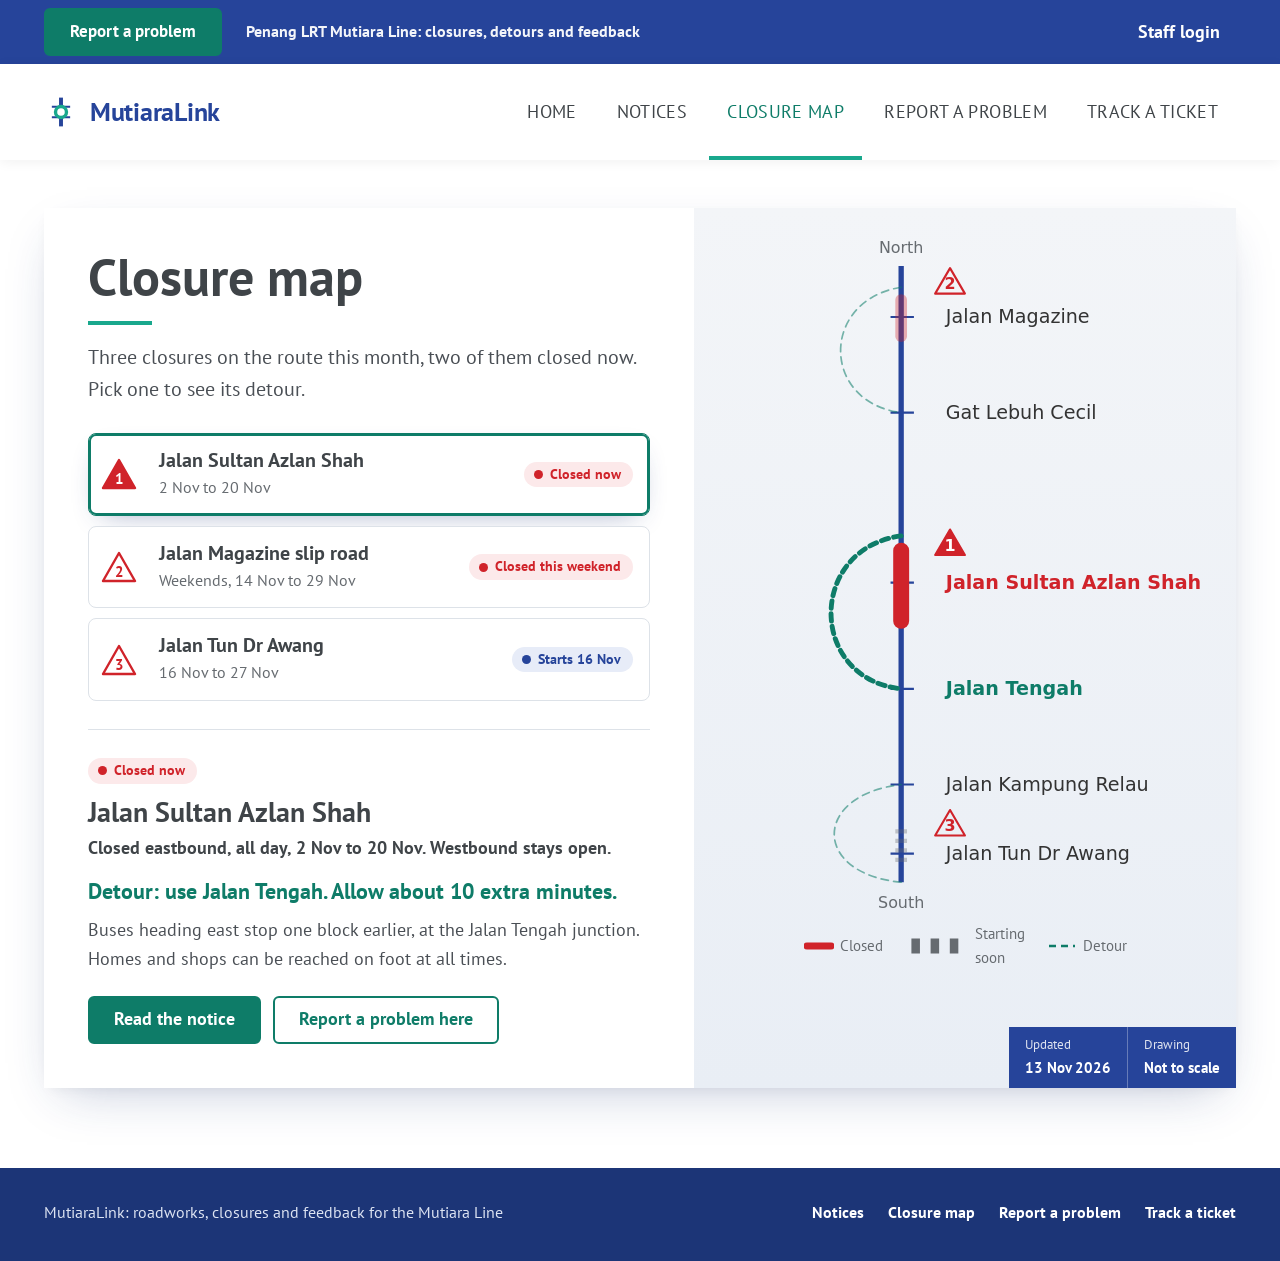
<file: map.html>
<!doctype html>
<html lang="en">
<head>
<meta charset="utf-8">
<meta name="viewport" content="width=device-width, initial-scale=1">
<title>Closure map: MutiaraLink</title>
<link rel="stylesheet" href="css/style.css">
</head>
<body data-page="map">
<a class="skip" href="#main">Skip to content</a>
<div class="util"><div class="wrap">
<a class="btn btn-util" href="feedback.html">Report a problem</a>
<span class="util-note">Penang LRT Mutiara Line: closures, detours and feedback</span>
<span class="util-links"><a href="dashboard.html">Staff login</a></span>
</div></div>
<header class="top"><div class="wrap">
<a class="brand" href="index.html"><svg width="34" height="34" viewBox="0 0 26 26" aria-hidden="true"><path d="M13 2v22" stroke="#26449A" stroke-width="3"/><path d="M6 9h14M6 17h14" stroke="#26449A" stroke-width="1.5"/><circle cx="13" cy="13" r="4.2" fill="#FFFFFF" stroke="#19A88D" stroke-width="2.6"/></svg>MutiaraLink</a>
<nav class="nav" aria-label="Main">
<a href="index.html">Home</a>
<a href="notices.html">Notices</a>
<a href="map.html" aria-current="page">Closure map</a>
<a href="feedback.html">Report a problem</a>
<a href="track.html">Track a ticket</a>
</nav>
</div></header>

<main id="main" class="wrap">
<div class="sheet">
<div class="sheet-notes">
<h1 class="display">Closure map</h1>
<p class="lead">Three closures on the route this month, two of them closed now. Pick one to see its detour.</p>

<ul class="picks" id="closures" aria-label="Closures this month"></ul>

<section class="selected" aria-labelledby="sel-road">
<p class="sr-only" id="sel-announce" aria-live="polite"></p>
<div class="marks-row"><span id="sel-status" class="status s-active">Closed now</span></div>
<h2 id="sel-road"></h2>
<p class="when" id="sel-when"></p>
<p class="detour" id="sel-detour"></p>
<svg id="inset" class="inset" viewBox="40 270 380 180" aria-hidden="true" focusable="false"><use href="#dwg-art"/></svg>
<p id="sel-how"></p>
<div class="actions"><a class="btn" id="sel-link" href="notices.html">Read the notice</a><a class="btn btn-secondary" id="sel-report" href="feedback.html">Report a problem here</a></div>
</section>
</div>

<figure class="sheet-drawing">
<svg viewBox="0 0 420 640" role="img" aria-labelledby="dwg-t">
<title id="dwg-t">Drawing of the route, north at the top, with each closure marked in red and its detour dashed</title>
<g id="dwg-art">
<g font-family="Atkinson Hyperlegible Next, system-ui, sans-serif" font-size="15" fill="#666B70" text-anchor="middle"><text x="150" y="20">North</text><text x="150" y="636">South</text></g>
<path d="M150 32V612" stroke="#26449A" stroke-width="5"/>
<g stroke="#26449A" stroke-width="2"><path d="M140 80h22M140 170h22M140 330h22M140 430h22M140 520h22M140 585h22"/></g>
<g class="road-labels" font-family="Atkinson Hyperlegible Next, system-ui, sans-serif" font-size="18" fill="#333333">
<text id="t-mag" x="192" y="86">Jalan Magazine</text>
<text id="t-glc" x="192" y="176">Gat Lebuh Cecil</text>
<text id="t-jsas" x="192" y="336">Jalan Sultan Azlan Shah</text>
<text id="t-tengah" x="192" y="436">Jalan Tengah</text>
<text id="t-relau" x="192" y="526">Jalan Kampung Relau</text>
<text id="t-tda" x="192" y="591">Jalan Tun Dr Awang</text>
</g>
<g id="dwg-1" class="dwg-closure" data-id="1" fill="none" stroke-linejoin="round">
<path class="over" d="M150 300V366" stroke="#D0232A" stroke-width="7"/>
<path class="detour-path" d="M150 286C62 298 62 420 150 430" stroke="#0E7C68" stroke-dasharray="7 5" stroke-linecap="round"/>
<path class="cloud" stroke="#D0232A" d="M126 292 a8 8 0 0 1 16 0 a8 8 0 0 1 16 0 a8 8 0 0 1 16 0 a6.835 6.835 0 0 1 0 13.67 a6.835 6.835 0 0 1 0 13.67 a6.835 6.835 0 0 1 0 13.67 a6.835 6.835 0 0 1 0 13.67 a6.835 6.835 0 0 1 0 13.67 a6.835 6.835 0 0 1 0 13.67 a8 8 0 0 1 -16 0 a8 8 0 0 1 -16 0 a8 8 0 0 1 -16 0 a6.835 6.835 0 0 1 0 -13.67 a6.835 6.835 0 0 1 0 -13.67 a6.835 6.835 0 0 1 0 -13.67 a6.835 6.835 0 0 1 0 -13.67 a6.835 6.835 0 0 1 0 -13.67 a6.835 6.835 0 0 1 0 -13.67z"/>
<path class="mark" d="M196 280l14 24h-28z" stroke="#D0232A" stroke-width="2"/>
<text x="196" y="300" font-family="Atkinson Hyperlegible Next, system-ui, sans-serif" font-size="15" font-weight="800" fill="#D0232A" stroke="none" text-anchor="middle">1</text>
</g>
<g id="dwg-2" class="dwg-closure" data-id="2" fill="none" stroke-linejoin="round">
<path class="over" d="M150 64V98" stroke="#D0232A" stroke-width="7"/>
<path class="detour-path" d="M150 52C74 64 74 160 150 170" stroke="#0E7C68" stroke-dasharray="7 5" stroke-linecap="round"/>
<path class="cloud" stroke="#D0232A" d="M126 58 a8 8 0 0 1 16 0 a8 8 0 0 1 16 0 a8 8 0 0 1 16 0 a7.335 7.335 0 0 1 0 14.67 a7.335 7.335 0 0 1 0 14.67 a7.335 7.335 0 0 1 0 14.67 a8 8 0 0 1 -16 0 a8 8 0 0 1 -16 0 a8 8 0 0 1 -16 0 a7.335 7.335 0 0 1 0 -14.67 a7.335 7.335 0 0 1 0 -14.67 a7.335 7.335 0 0 1 0 -14.67z"/>
<path class="mark" d="M196 34l14 24h-28z" stroke="#D0232A" stroke-width="2"/>
<text x="196" y="54" font-family="Atkinson Hyperlegible Next, system-ui, sans-serif" font-size="15" font-weight="800" fill="#D0232A" stroke="none" text-anchor="middle">2</text>
</g>
<g id="dwg-3" class="dwg-closure is-upcoming" data-id="3" fill="none" stroke-linejoin="round">
<path class="over" d="M150 562V598" stroke="#D0232A" stroke-width="7"/>
<path class="detour-path" d="M150 612C66 604 66 530 150 520" stroke="#0E7C68" stroke-dasharray="7 5" stroke-linecap="round"/>
<path class="cloud" stroke="#D0232A" d="M126 556 a8 8 0 0 1 16 0 a8 8 0 0 1 16 0 a8 8 0 0 1 16 0 a8 8 0 0 1 0 16 a8 8 0 0 1 0 16 a8 8 0 0 1 0 16 a8 8 0 0 1 -16 0 a8 8 0 0 1 -16 0 a8 8 0 0 1 -16 0 a8 8 0 0 1 0 -16 a8 8 0 0 1 0 -16 a8 8 0 0 1 0 -16z"/>
<path class="mark" d="M196 544l14 24h-28z" stroke="#D0232A" stroke-width="2"/>
<text x="196" y="564" font-family="Atkinson Hyperlegible Next, system-ui, sans-serif" font-size="15" font-weight="800" fill="#D0232A" stroke="none" text-anchor="middle">3</text>
</g>
</g>
</svg>
<figcaption class="legend">
<span><svg width="30" height="16" viewBox="0 0 30 16" aria-hidden="true"><path d="M3 8H27" stroke="#D0232A" stroke-width="7" stroke-linecap="round"/></svg>Closed</span>
<span><svg width="30" height="16" viewBox="0 0 30 16" aria-hidden="true"><path d="M3 8H27" stroke="#666B70" stroke-width="7" stroke-dasharray="4 5"/></svg>Starting soon</span>
<span><svg width="30" height="16" viewBox="0 0 30 16" aria-hidden="true"><path d="M2 8H28" stroke="#0E7C68" stroke-width="2.4" stroke-dasharray="7 5"/></svg>Detour</span>
</figcaption>
</figure>

<dl class="titleblock">
<div><dt>Updated</dt><dd>13 Nov 2026</dd></div>
<div><dt>Drawing</dt><dd>Not to scale</dd></div>
</dl>
</div>
</main>

<footer class="foot"><div class="wrap">
<span>MutiaraLink: roadworks, closures and feedback for the Mutiara Line</span>
<nav aria-label="Footer"><a href="notices.html">Notices</a><a href="map.html">Closure map</a><a href="feedback.html">Report a problem</a><a href="track.html">Track a ticket</a></nav>
</div></footer>
<script src="js/app.js"></script>
</body>
</html>
</file>
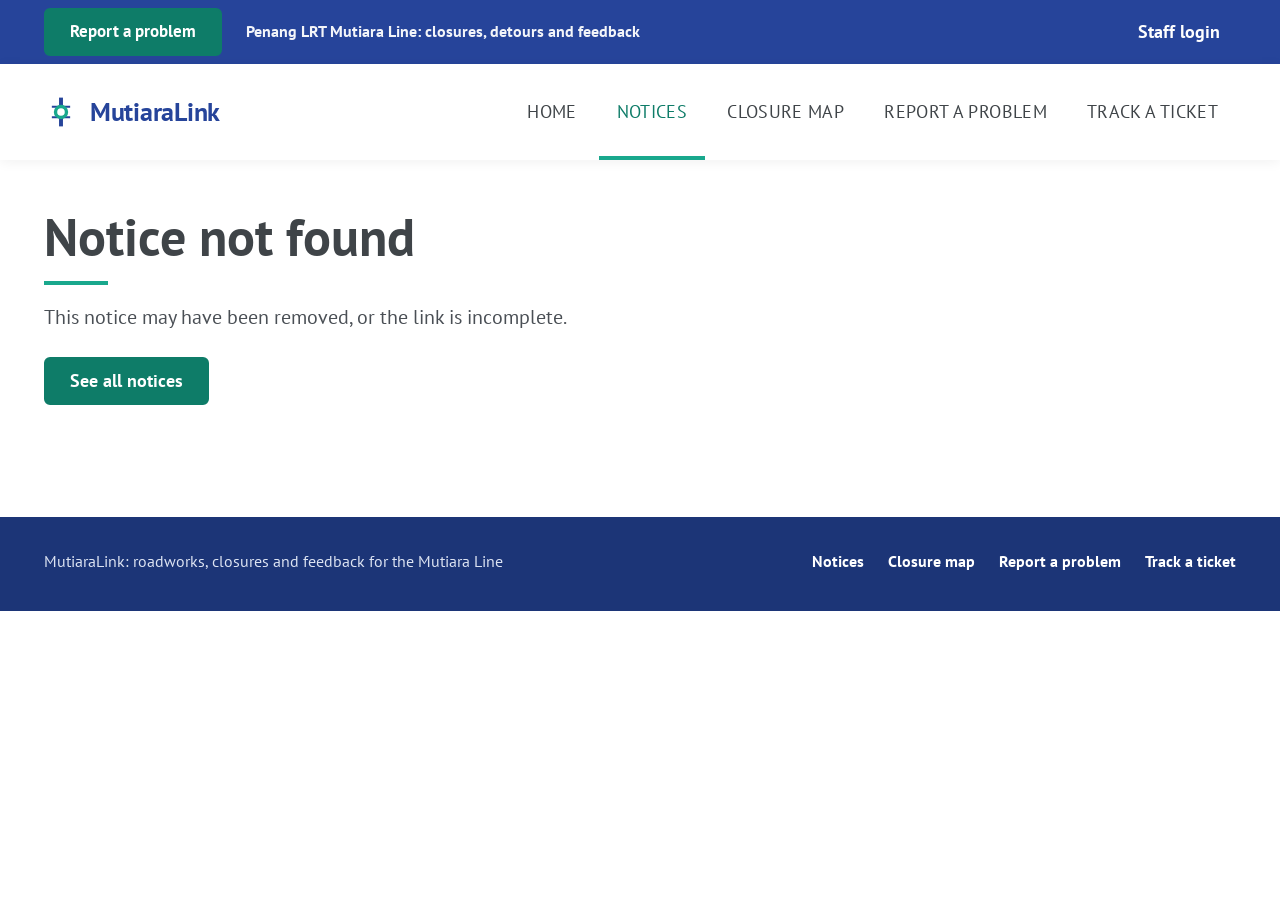
<file: notice.html>
<!doctype html>
<html lang="en">
<head>
<meta charset="utf-8">
<meta name="viewport" content="width=device-width, initial-scale=1">
<title>Notice: MutiaraLink</title>
<link rel="stylesheet" href="css/style.css">
</head>
<body data-page="notice">
<a class="skip" href="#main">Skip to content</a>
<div class="util"><div class="wrap">
<a class="btn btn-util" href="feedback.html">Report a problem</a>
<span class="util-note">Penang LRT Mutiara Line: closures, detours and feedback</span>
<span class="util-links"><a href="dashboard.html">Staff login</a></span>
</div></div>
<header class="top"><div class="wrap">
<a class="brand" href="index.html"><svg width="34" height="34" viewBox="0 0 26 26" aria-hidden="true"><path d="M13 2v22" stroke="#26449A" stroke-width="3"/><path d="M6 9h14M6 17h14" stroke="#26449A" stroke-width="1.5"/><circle cx="13" cy="13" r="4.2" fill="#FFFFFF" stroke="#19A88D" stroke-width="2.6"/></svg>MutiaraLink</a>
<nav class="nav" aria-label="Main">
<a href="index.html">Home</a>
<a href="notices.html" aria-current="page">Notices</a>
<a href="map.html">Closure map</a>
<a href="feedback.html">Report a problem</a>
<a href="track.html">Track a ticket</a>
</nav>
</div></header>

<main id="main" class="wrap">
<section id="notfound" class="page-head" hidden>
<h1>Notice not found</h1>
<p class="lead">This notice may have been removed, or the link is incomplete.</p>
<div class="actions" style="margin-top:24px"><a class="btn" href="notices.html">See all notices</a></div>
</section>

<article id="notice" class="notice-detail" hidden>
<p class="crumb"><a href="notices.html">All notices</a></p>
<h1 id="title" class="display notice-title"></h1>
<div id="tags" class="marks-row notice-tags"></div>

<section class="panel do-panel" aria-labelledby="do-h">
<h2 id="do-h" class="headline">What you should do</h2>
<p id="via" class="via" hidden></p>
<p id="action"></p>
</section>

<dl class="facts notice-facts">
<dt>Roads</dt><dd id="f-roads"></dd>
<dt>Dates</dt><dd id="f-dates"></dd>
<dt>Times</dt><dd id="f-hours"></dd>
<dt>Area</dt><dd id="f-area"></dd>
<dt>Last updated</dt><dd id="f-updated"></dd>
</dl>

<section class="notice-body" aria-labelledby="what-h">
<h2 id="what-h" class="headline">What is changing</h2>
<p id="details"></p>
</section>

<div class="actions notice-actions">
<a class="btn" id="map-link" href="map.html">See it on the closure map</a>
<a class="btn btn-secondary" href="feedback.html">Report a problem</a>
</div>
</article>
</main>

<footer class="foot"><div class="wrap">
<span>MutiaraLink: roadworks, closures and feedback for the Mutiara Line</span>
<nav aria-label="Footer"><a href="notices.html">Notices</a><a href="map.html">Closure map</a><a href="feedback.html">Report a problem</a><a href="track.html">Track a ticket</a></nav>
</div></footer>
<script src="js/notices-data.js"></script>
<script src="js/notices.js"></script>
</body>
</html>
</file>
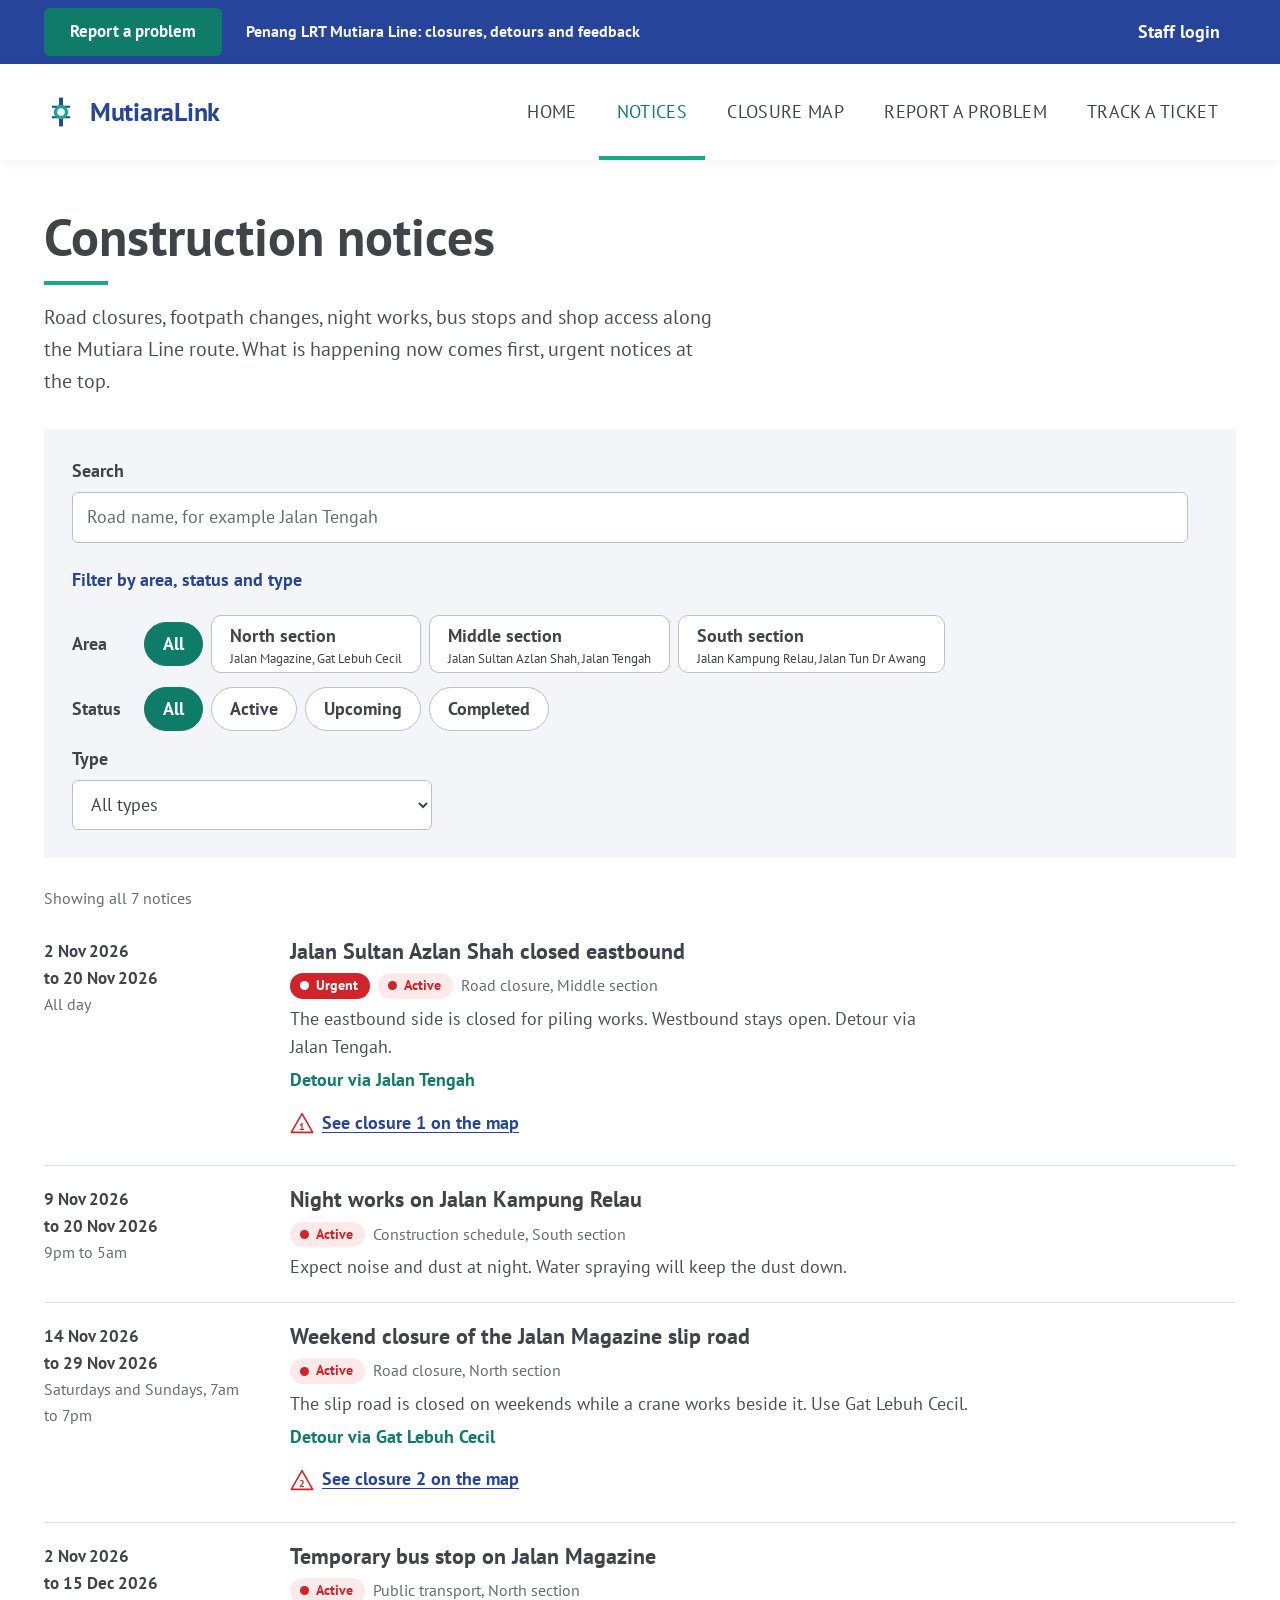
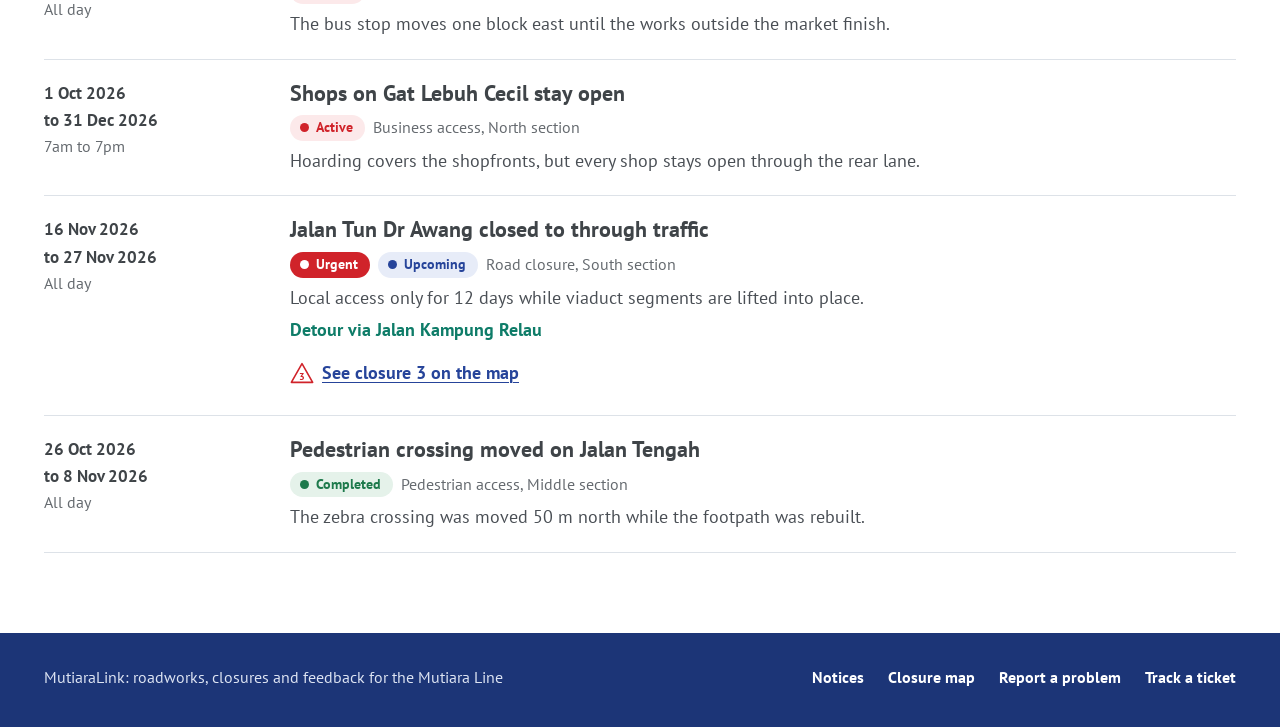
<file: notices.html>
<!doctype html>
<html lang="en">
<head>
<meta charset="utf-8">
<meta name="viewport" content="width=device-width, initial-scale=1">
<title>Notices: MutiaraLink</title>
<link rel="stylesheet" href="css/style.css">
</head>
<body data-page="notices">
<a class="skip" href="#main">Skip to content</a>
<div class="util"><div class="wrap">
<a class="btn btn-util" href="feedback.html">Report a problem</a>
<span class="util-note">Penang LRT Mutiara Line: closures, detours and feedback</span>
<span class="util-links"><a href="dashboard.html">Staff login</a></span>
</div></div>
<header class="top"><div class="wrap">
<a class="brand" href="index.html"><svg width="34" height="34" viewBox="0 0 26 26" aria-hidden="true"><path d="M13 2v22" stroke="#26449A" stroke-width="3"/><path d="M6 9h14M6 17h14" stroke="#26449A" stroke-width="1.5"/><circle cx="13" cy="13" r="4.2" fill="#FFFFFF" stroke="#19A88D" stroke-width="2.6"/></svg>MutiaraLink</a>
<nav class="nav" aria-label="Main">
<a href="index.html">Home</a>
<a href="notices.html" aria-current="page">Notices</a>
<a href="map.html">Closure map</a>
<a href="feedback.html">Report a problem</a>
<a href="track.html">Track a ticket</a>
</nav>
</div></header>

<main id="main">
<div class="wrap page-head">
<h1>Construction notices</h1>
<p class="lead">Road closures, footpath changes, night works, bus stops and shop access along the Mutiara Line route. What is happening now comes first, urgent notices at the top.</p>
</div>

<div class="wrap">
<form id="filters" class="filters" role="search" aria-label="Filter notices">
<div class="row search-row">
<div class="field"><label for="q">Search</label><input id="q" type="search" placeholder="Road name, for example Jalan Tengah"></div>
<div class="field field-btn"><button type="button" id="clear" class="btn btn-secondary">Clear filters</button></div>
</div>
<details id="filter-more" class="filter-more" open>
<summary>Filter by area, status and type<span id="filter-count"></span></summary>
<div class="filter-body">
<div class="chip-group" role="group" aria-labelledby="area-l"><span class="label" id="area-l">Area</span><span id="chips" class="chip-group"></span></div>
<div class="chip-group" role="group" aria-labelledby="status-l"><span class="label" id="status-l">Status</span><span id="status-chips" class="chip-group"></span></div>
<div class="field field-type"><label for="type">Type</label><select id="type"></select></div>
</div>
</details>
</form>

<p id="count" class="meta count" aria-live="polite"></p>
<ul id="list" class="rows notice-list"></ul>
<div id="empty" class="panel empty" hidden>
<p>No notices match these filters.</p>
<button type="button" id="clear-empty" class="btn btn-secondary">Clear filters</button>
</div>
</div>
</main>

<footer class="foot"><div class="wrap">
<span>MutiaraLink: roadworks, closures and feedback for the Mutiara Line</span>
<nav aria-label="Footer"><a href="notices.html">Notices</a><a href="map.html">Closure map</a><a href="feedback.html">Report a problem</a><a href="track.html">Track a ticket</a></nav>
</div></footer>
<script src="js/notices-data.js"></script>
<script src="js/notices.js"></script>
</body>
</html>
</file>
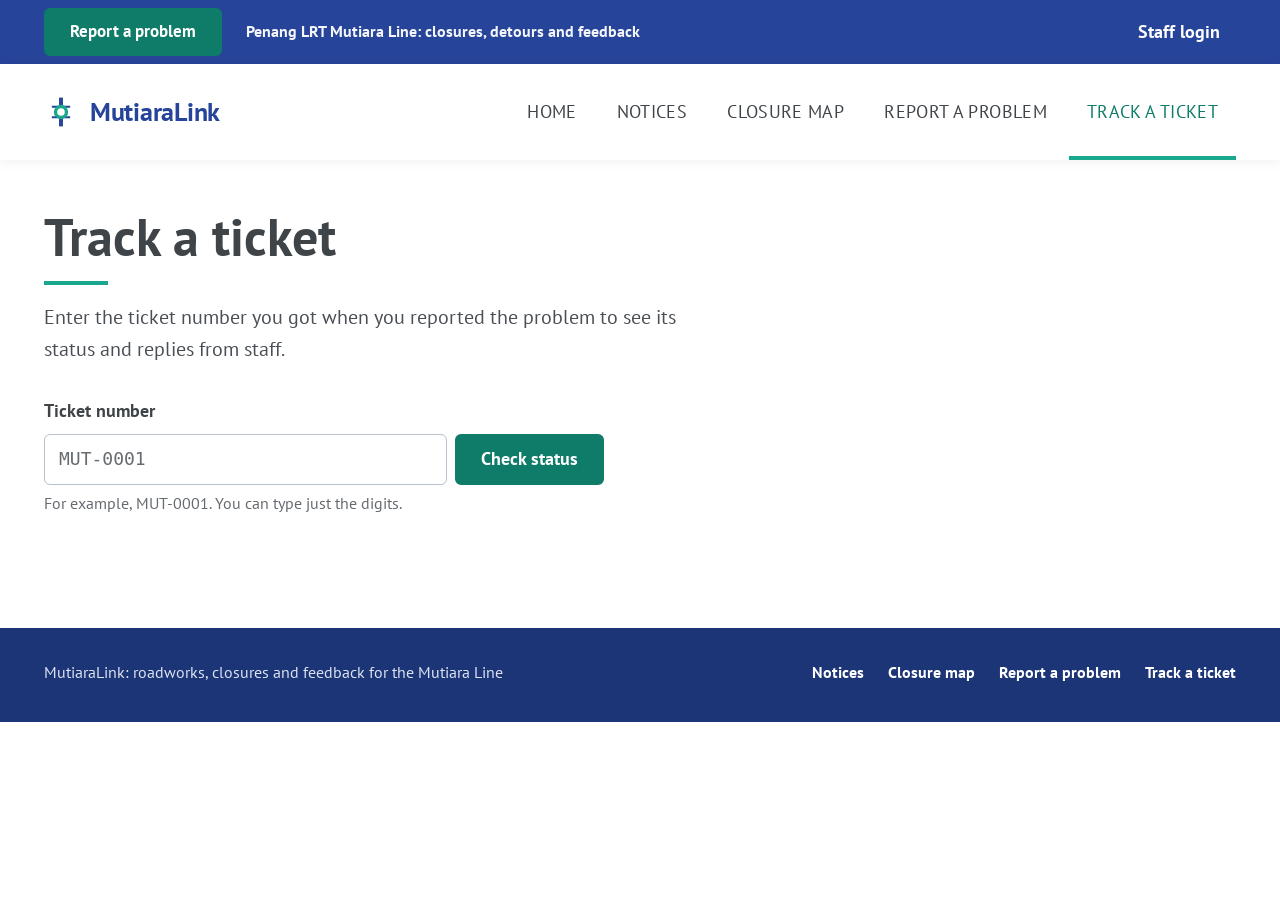
<file: track.html>
<!doctype html>
<html lang="en">
<head>
<meta charset="utf-8">
<meta name="viewport" content="width=device-width, initial-scale=1">
<title>Track a ticket: MutiaraLink</title>
<link rel="stylesheet" href="css/style.css">
</head>
<body data-page="track">
<a class="skip" href="#main">Skip to content</a>
<div class="util"><div class="wrap">
<a class="btn btn-util" href="feedback.html">Report a problem</a>
<span class="util-note">Penang LRT Mutiara Line: closures, detours and feedback</span>
<span class="util-links"><a href="dashboard.html">Staff login</a></span>
</div></div>
<header class="top"><div class="wrap">
<a class="brand" href="index.html"><svg width="34" height="34" viewBox="0 0 26 26" aria-hidden="true"><path d="M13 2v22" stroke="#26449A" stroke-width="3"/><path d="M6 9h14M6 17h14" stroke="#26449A" stroke-width="1.5"/><circle cx="13" cy="13" r="4.2" fill="#FFFFFF" stroke="#19A88D" stroke-width="2.6"/></svg>MutiaraLink</a>
<nav class="nav" aria-label="Main">
<a href="index.html">Home</a>
<a href="notices.html">Notices</a>
<a href="map.html">Closure map</a>
<a href="feedback.html">Report a problem</a>
<a href="track.html" aria-current="page">Track a ticket</a>
</nav>
</div></header>

<main id="main">
<div class="wrap page-head">
<h1>Track a ticket</h1>
<p class="lead">Enter the ticket number you got when you reported the problem to see its status and replies from staff.</p>
<p id="back-staff" class="crumb" hidden><a href="dashboard.html">Back to the staff dashboard</a></p>
<form id="lookup" class="inline-form lookup">
<label for="tid">Ticket number</label>
<div><input id="tid" class="ref" type="text" placeholder="MUT-0001" autocomplete="off" spellcheck="false" aria-describedby="tid-hint"><button type="submit" id="check" class="btn">Check status</button></div>
<span class="hint" id="tid-hint">For example, MUT-0001. You can type just the digits.</span>
</form>
</div>

<div class="wrap">
<p class="sr-only" id="announce" aria-live="polite"></p>
<div id="notfound" class="panel" hidden>
<h2 class="headline">No ticket <span class="mono" id="nf-id"></span></h2>
<p class="nf-text">Check the number in your confirmation. It starts with MUT- and has four digits.</p>
<div class="actions nf-actions"><a class="btn btn-secondary" href="feedback.html">Report a problem</a></div>
</div>

<div id="result" hidden>
<dl class="ticket-ref">
<div><dt>Ticket number</dt><dd class="mono" id="r-id">MUT-0001</dd></div>
<div><dt>Status</dt><dd><span id="r-status" class="status s-progress">In progress</span></dd></div>
</dl>

<ol class="progress" id="r-steps" aria-label="Ticket progress" style="margin-top:32px"></ol>

<div class="two-col" style="margin-top:40px">
<section class="col-main" aria-labelledby="replies-h">
<h2 id="replies-h" class="headline">Replies from staff</h2>
<ul class="rows replies" id="r-replies" style="margin-top:14px"></ul>
</section>
<section class="col-side" aria-labelledby="report-h">
<h2 id="report-h" class="side-h">Your report</h2>
<dl class="facts" style="margin-top:14px">
<dt>About</dt><dd id="r-about"></dd>
<dt>Where</dt><dd id="r-where"></dd>
<dt>Sent</dt><dd id="r-sent"></dd>
</dl>
</section>
</div>
</div>
</div>
</main>

<footer class="foot"><div class="wrap">
<span>MutiaraLink: roadworks, closures and feedback for the Mutiara Line</span>
<nav aria-label="Footer"><a href="notices.html">Notices</a><a href="map.html">Closure map</a><a href="feedback.html">Report a problem</a><a href="track.html">Track a ticket</a></nav>
</div></footer>
<script src="js/app.js"></script>
</body>
</html>
</file>
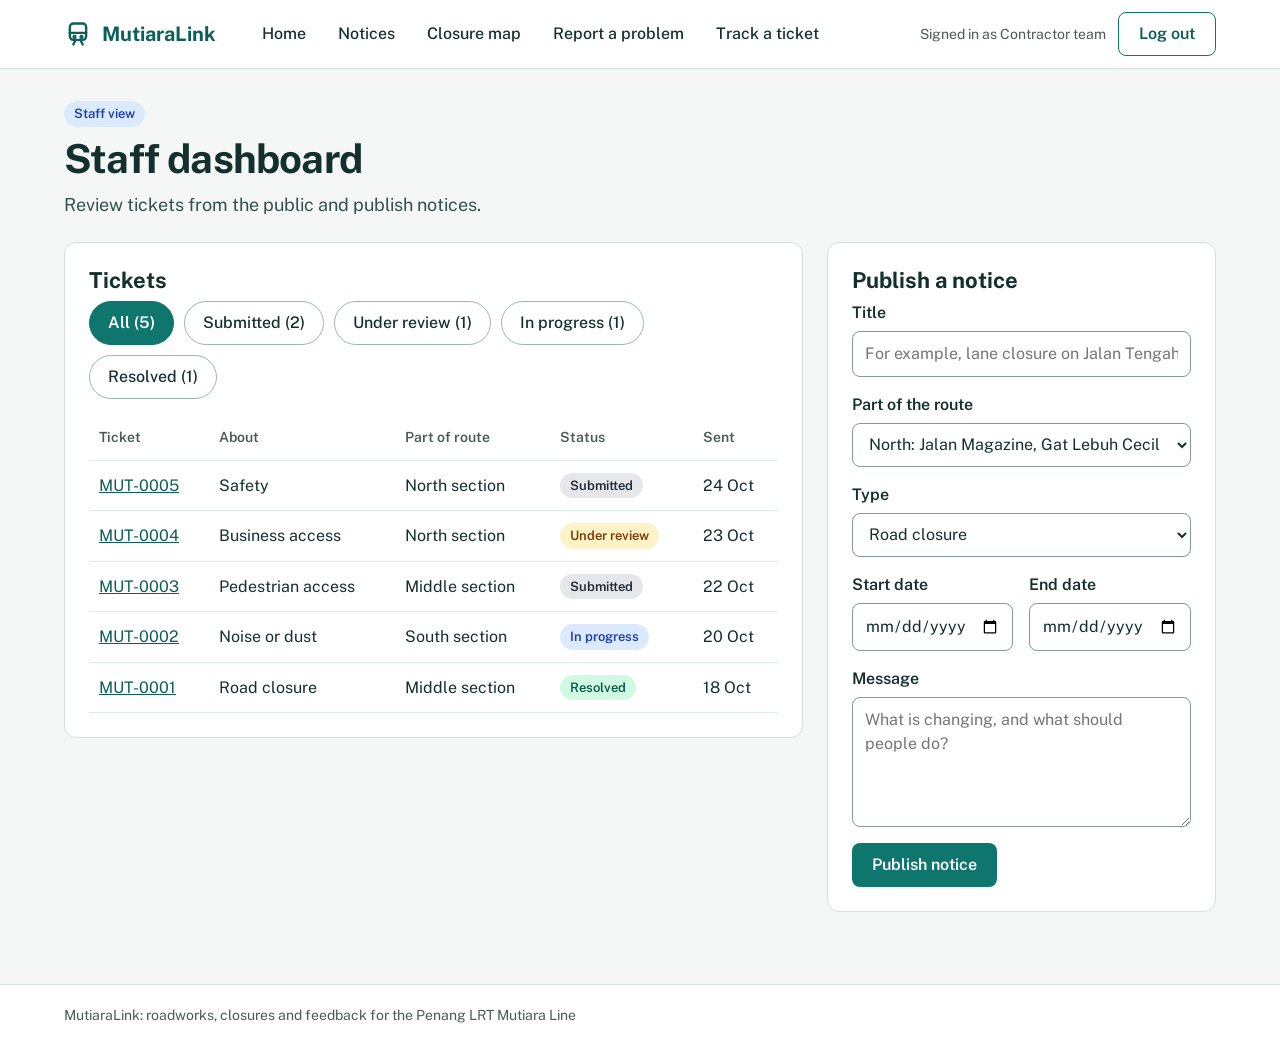
<file: mutiaralink/dashboard.html>
<!doctype html>
<html lang="en">
<head>
<meta charset="utf-8">
<meta name="viewport" content="width=device-width, initial-scale=1">
<title>Staff dashboard | MutiaraLink</title>
<link rel="preconnect" href="https://fonts.googleapis.com">
<link href="https://fonts.googleapis.com/css2?family=Public+Sans:wght@400;500;600;700&display=swap" rel="stylesheet">
<link rel="stylesheet" href="css/style.css">
</head>
<body data-page="dashboard">
<a class="skip" href="#main">Skip to content</a>


<!-- ===== Header (same on every page) ===== -->
<header class="top"><div class="bar">
  <a class="brand" href="index.html"><svg width="28" height="28" viewBox="0 0 24 24" fill="none" stroke="#0b5f58" stroke-width="2" stroke-linecap="round" stroke-linejoin="round" aria-hidden="true"><rect x="5" y="3" width="14" height="14" rx="3"/><path d="M5 11h14"/><circle cx="9" cy="14.5" r=".8"/><circle cx="15" cy="14.5" r=".8"/><path d="M8 21l2-4M16 21l-2-4"/></svg><span>MutiaraLink</span></a>
  <nav class="nav" aria-label="Main">
    <a href="index.html">Home</a>
    <a href="notices.html">Notices</a>
    <a href="map.html">Closure map</a>
    <a href="feedback.html">Report a problem</a>
    <a href="track.html">Track a ticket</a>
  </nav>
  <div class="actions" style="margin:0;align-items:center"><span class="meta">Signed in as Contractor team </span><a class="btn ghost" href="index.html">Log out</a></div>
</div></header>

<main id="main">
<section class="wrap" style="padding-bottom:8px">
  <span class="tag upcoming">Staff view</span>
  <h1 class="page-title" style="margin-top:8px">Staff dashboard</h1>
  <p class="lead">Review tickets from the public and publish notices.</p>
</section>

<section class="wrap two-col" style="padding-top:16px">
  <!-- Tickets table (built by setupDashboardPage() in js/app.js) -->
  <div class="main card">
    <h2 style="font-size:22px">Tickets</h2>
    <div id="status-chips" class="filter-row" role="group" aria-label="Show tickets by status" style="margin-bottom:16px"></div>
    <div class="table-box">
      <table>
        <thead><tr><th scope="col">Ticket</th><th scope="col">About</th><th scope="col">Part of route</th><th scope="col">Status</th><th scope="col">Sent</th></tr></thead>
        <tbody id="rows"></tbody>
      </table>
    </div>
  </div>

  <!-- Publish a notice (sample only) -->
  <div class="side card">
    <h2 style="font-size:22px">Publish a notice</h2>
    <div id="published" class="success" role="status" hidden>
      <strong>Notice published (sample).</strong><br>
      <span id="published-title"></span><br>
      <span id="published-meta" class="meta"></span>
    </div>
    <form id="notice-form" class="form" novalidate style="gap:16px">
      <div class="field">
        <label for="notice-title">Title</label>
        <input id="notice-title" type="text" placeholder="For example, lane closure on Jalan Tengah">
        <span class="error" id="notice-title-error" hidden>Add a title so people know what the notice is about.</span>
      </div>
      <div class="field">
        <label for="notice-area">Part of the route</label>
        <select id="notice-area">
          <option value="North section">North: Jalan Magazine, Gat Lebuh Cecil</option>
          <option value="Middle section">Middle: Jalan Sultan Azlan Shah, Jalan Tengah</option>
          <option value="South section">South: Jalan Kampung Relau, Jalan Tun Dr Awang</option>
        </select>
      </div>
      <div class="field">
        <label for="notice-type">Type</label>
        <select id="notice-type">
          <option>Road closure</option>
          <option>Pedestrian access</option>
          <option>Construction schedule</option>
          <option>Business access</option>
          <option>Public transport</option>
        </select>
      </div>
      <div class="row">
        <div class="field" style="flex-basis:140px"><label for="notice-start">Start date</label><input id="notice-start" type="date"></div>
        <div class="field" style="flex-basis:140px"><label for="notice-end">End date</label><input id="notice-end" type="date"></div>
      </div>
      <div class="field"><label for="notice-message">Message</label><textarea id="notice-message" placeholder="What is changing, and what should people do?"></textarea></div>
      <div><button type="submit" class="btn">Publish notice</button></div>
    </form>
  </div>
</section>
</main>

<!-- ===== Footer (same on every page) ===== -->
<footer class="foot"><div>
  <span>MutiaraLink: roadworks, closures and feedback for the Penang LRT Mutiara Line</span>

</div></footer>

<script src="js/data.js"></script>
<script src="js/app.js"></script>
</body>
</html>
</file>
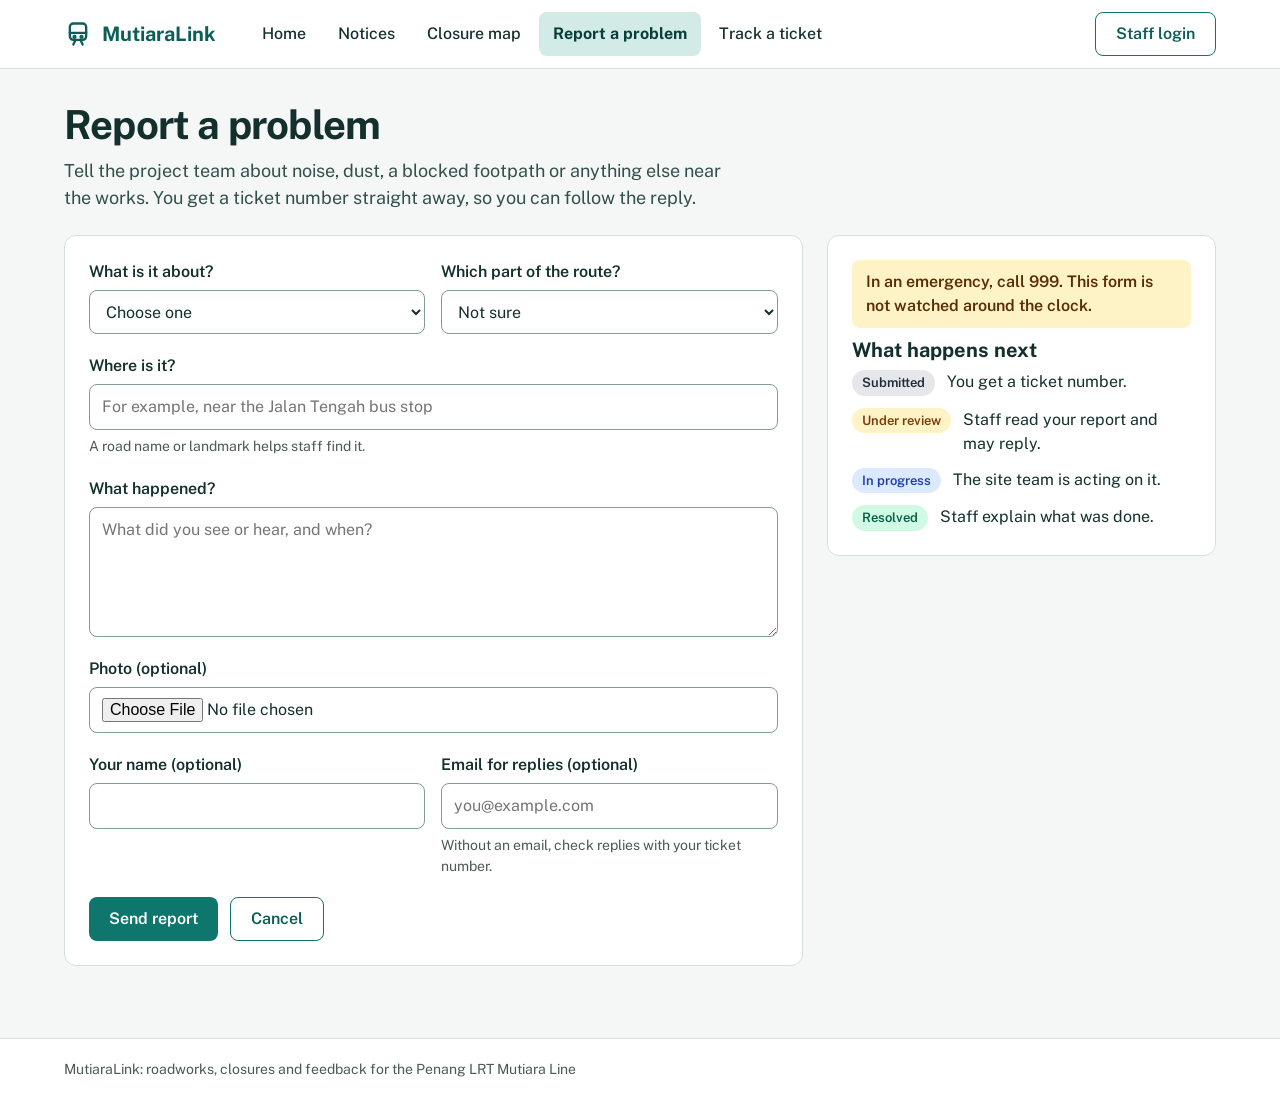
<file: mutiaralink/feedback.html>
<!doctype html>
<html lang="en">
<head>
<meta charset="utf-8">
<meta name="viewport" content="width=device-width, initial-scale=1">
<title>Report a problem | MutiaraLink</title>
<link rel="preconnect" href="https://fonts.googleapis.com">
<link href="https://fonts.googleapis.com/css2?family=Public+Sans:wght@400;500;600;700&display=swap" rel="stylesheet">
<link rel="stylesheet" href="css/style.css">
</head>
<body data-page="feedback">
<a class="skip" href="#main">Skip to content</a>


<!-- ===== Header (same on every page) ===== -->
<header class="top"><div class="bar">
  <a class="brand" href="index.html"><svg width="28" height="28" viewBox="0 0 24 24" fill="none" stroke="#0b5f58" stroke-width="2" stroke-linecap="round" stroke-linejoin="round" aria-hidden="true"><rect x="5" y="3" width="14" height="14" rx="3"/><path d="M5 11h14"/><circle cx="9" cy="14.5" r=".8"/><circle cx="15" cy="14.5" r=".8"/><path d="M8 21l2-4M16 21l-2-4"/></svg><span>MutiaraLink</span></a>
  <nav class="nav" aria-label="Main">
    <a href="index.html">Home</a>
    <a href="notices.html">Notices</a>
    <a href="map.html">Closure map</a>
    <a href="feedback.html" aria-current="page">Report a problem</a>
    <a href="track.html">Track a ticket</a>
  </nav>
  <a class="btn ghost" href="dashboard.html">Staff login</a>
</div></header>

<main id="main">
<section class="wrap" style="padding-bottom:8px">
  <h1 class="page-title">Report a problem</h1>
  <p class="lead">Tell the project team about noise, dust, a blocked footpath or anything else near the works. You get a ticket number straight away, so you can follow the reply.</p>
</section>

<section class="wrap two-col" style="padding-top:16px">
  <div class="main card">
    <!-- The form (checked by setupFeedbackPage() in js/app.js) -->
    <div id="form-view">
      <form id="form" class="form" novalidate>
        <div class="row">
          <div class="field">
            <label for="category">What is it about?</label>
            <select id="category">
              <option value="">Choose one</option>
              <option>Road closure</option>
              <option>Pedestrian access</option>
              <option>Noise or dust</option>
              <option>Business access</option>
              <option>Safety</option>
              <option>Something else</option>
            </select>
            <span class="error" id="category-error" hidden>Choose what the problem is about.</span>
            <span class="note" id="safety-note" hidden>If someone is in danger now, call 999 first.</span>
          </div>
          <div class="field">
            <label for="area">Which part of the route?</label>
            <select id="area">
              <option value="">Not sure</option>
              <option value="North section">North: Jalan Magazine, Gat Lebuh Cecil</option>
              <option value="Middle section">Middle: Jalan Sultan Azlan Shah, Jalan Tengah</option>
              <option value="South section">South: Jalan Kampung Relau, Jalan Tun Dr Awang</option>
            </select>
          </div>
        </div>
        <div class="field">
          <label for="location">Where is it?</label>
          <input id="location" type="text" placeholder="For example, near the Jalan Tengah bus stop">
          <span class="hint">A road name or landmark helps staff find it.</span>
        </div>
        <div class="field">
          <label for="description">What happened?</label>
          <textarea id="description" placeholder="What did you see or hear, and when?"></textarea>
          <span class="error" id="description-error" hidden>Describe the problem so staff know what to look for.</span>
        </div>
        <div class="field">
          <label for="photo">Photo (optional)</label>
          <input id="photo" type="file" accept="image/*">
        </div>
        <div class="row">
          <div class="field"><label for="name">Your name (optional)</label><input id="name" type="text" autocomplete="name"></div>
          <div class="field">
            <label for="email">Email for replies (optional)</label>
            <input id="email" type="email" autocomplete="email" placeholder="you@example.com">
            <span class="hint">Without an email, check replies with your ticket number.</span>
          </div>
        </div>
        <div class="actions" style="margin:0">
          <button type="submit" class="btn">Send report</button>
          <a class="btn ghost" href="index.html">Cancel</a>
        </div>
      </form>
    </div>

    <!-- Shown after sending -->
    <div id="done-view" role="status" hidden>
      <h2 style="margin-top:0">Report sent. Keep your ticket number.</h2>
      <p>Use it to check progress and read replies from staff.</p>
      <div class="ticket-box">MUT-0006</div>
      <p class="meta" style="margin-top:10px">Status: <span class="tag grey">Submitted</span></p>
      <div class="actions">
        <a class="btn" id="track-new" href="track.html?tid=MUT-0006">Track this ticket</a>
        <button type="button" id="again" class="btn ghost">Report another problem</button>
      </div>
    </div>
  </div>

  <aside class="side card">
    <p class="note" style="margin-top:0">In an emergency, call 999. This form is not watched around the clock.</p>
    <h2 style="font-size:20px">What happens next</h2>
    <ol class="steps">
      <li><span class="tag grey">Submitted</span><span>You get a ticket number.</span></li>
      <li><span class="tag active">Under review</span><span>Staff read your report and may reply.</span></li>
      <li><span class="tag upcoming">In progress</span><span>The site team is acting on it.</span></li>
      <li><span class="tag ok">Resolved</span><span>Staff explain what was done.</span></li>
    </ol>
  </aside>
</section>
</main>

<!-- ===== Footer (same on every page) ===== -->
<footer class="foot"><div>
  <span>MutiaraLink: roadworks, closures and feedback for the Penang LRT Mutiara Line</span>
  
</div></footer>

<script src="js/data.js"></script>
<script src="js/app.js"></script>
</body>
</html>
</file>
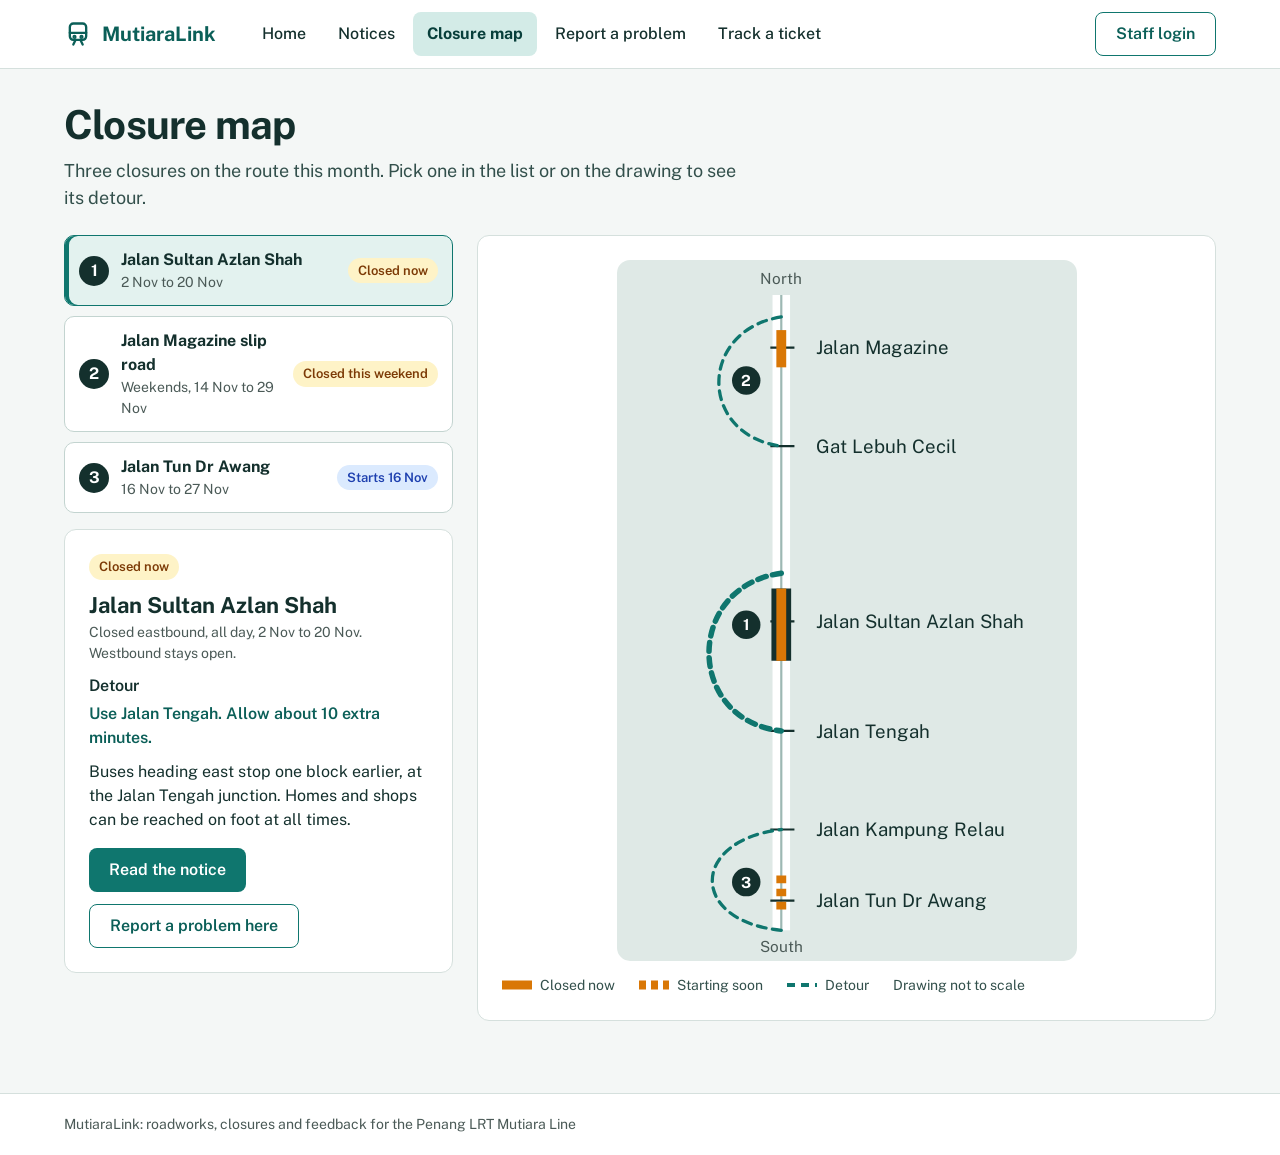
<file: mutiaralink/map.html>
<!doctype html>
<html lang="en">
<head>
<meta charset="utf-8">
<meta name="viewport" content="width=device-width, initial-scale=1">
<title>Closure map | MutiaraLink</title>
<link rel="preconnect" href="https://fonts.googleapis.com">
<link href="https://fonts.googleapis.com/css2?family=Public+Sans:wght@400;500;600;700&display=swap" rel="stylesheet">
<link rel="stylesheet" href="css/style.css">
</head>
<body data-page="map">
<a class="skip" href="#main">Skip to content</a>


<!-- ===== Header (same on every page) ===== -->
<header class="top"><div class="bar">
  <a class="brand" href="index.html"><svg width="28" height="28" viewBox="0 0 24 24" fill="none" stroke="#0b5f58" stroke-width="2" stroke-linecap="round" stroke-linejoin="round" aria-hidden="true"><rect x="5" y="3" width="14" height="14" rx="3"/><path d="M5 11h14"/><circle cx="9" cy="14.5" r=".8"/><circle cx="15" cy="14.5" r=".8"/><path d="M8 21l2-4M16 21l-2-4"/></svg><span>MutiaraLink</span></a>
  <nav class="nav" aria-label="Main">
    <a href="index.html">Home</a>
    <a href="notices.html">Notices</a>
    <a href="map.html" aria-current="page">Closure map</a>
    <a href="feedback.html">Report a problem</a>
    <a href="track.html">Track a ticket</a>
  </nav>
  <a class="btn ghost" href="dashboard.html">Staff login</a>
</div></header>

<main id="main">
<section class="wrap" style="padding-bottom:8px">
  <h1 class="page-title">Closure map</h1>
  <p class="lead">Three closures on the route this month. Pick one in the list or on the drawing to see its detour.</p>
</section>

<section class="wrap two-col" style="padding-top:16px">
  <!-- Left: list of closures (built by setupMapPage() in js/app.js) and the chosen one's details -->
  <div class="side" style="display:flex;flex-direction:column;gap:16px">
    <div id="closure-list" style="display:flex;flex-direction:column;gap:10px" aria-label="Closures this month"></div>
    <div class="card" aria-live="polite">
      <span id="sel-status" class="tag active"></span>
      <h2 id="sel-road" style="margin:12px 0 4px;font-size:22px"></h2>
      <p id="sel-when" class="meta"></p>
      <p style="margin:0 0 4px;font-weight:600">Detour</p>
      <p id="sel-detour" class="detour-line"></p>
      <p id="sel-access"></p>
      <div class="actions">
        <a class="btn" id="sel-notice" href="notices.html">Read the notice</a>
        <a class="btn ghost" id="sel-report" href="feedback.html">Report a problem here</a>
      </div>
    </div>
  </div>

  <!-- Right: drawing of the route -->
  <figure class="main card" style="margin:0">
    <svg class="map-svg" viewBox="0 0 420 640" role="img" aria-label="Drawing of the route from north to south, with three closures and their detours">
      <rect width="420" height="640" rx="12" fill="#dfe9e6"/>
      <g font-size="14" fill="#4b5a57" text-anchor="middle"><text x="150" y="22">North</text><text x="150" y="632">South</text></g>
      <!-- The route and its cross streets -->
      <path d="M150 32V612" stroke="#ffffff" stroke-width="16"/>
      <path d="M150 32V612" stroke="#9db8b3" stroke-width="2"/>
      <g stroke="#14302d" stroke-width="2"><path d="M140 80h22M140 170h22M140 330h22M140 430h22M140 520h22M140 585h22"/></g>
      <g font-size="17" fill="#14302d">
        <text x="182" y="86">Jalan Magazine</text>
        <text x="182" y="176">Gat Lebuh Cecil</text>
        <text x="182" y="336">Jalan Sultan Azlan Shah</text>
        <text x="182" y="436">Jalan Tengah</text>
        <text x="182" y="526">Jalan Kampung Relau</text>
        <text x="182" y="591">Jalan Tun Dr Awang</text>
      </g>
      <!-- The three closures -->
      <g class="closure" data-id="1">
        <path class="halo" d="M150 300V366" stroke="#14302d" stroke-width="18" fill="none"/>
        <path class="detour" d="M150 286C62 298 62 420 150 430" stroke="#0f766e" stroke-dasharray="8 6" fill="none" stroke-linecap="round"/>
        <path d="M150 300V366" stroke="#d97706" stroke-width="9" fill="none"/>
        <circle cx="118" cy="333" r="13" fill="#14302d"/>
        <text x="118" y="338" text-anchor="middle" font-size="14" font-weight="700" fill="#ffffff">1</text>
      </g>
      <g class="closure" data-id="2">
        <path class="halo" d="M150 64V98" stroke="#14302d" stroke-width="18" fill="none"/>
        <path class="detour" d="M150 52C74 64 74 160 150 170" stroke="#0f766e" stroke-dasharray="8 6" fill="none" stroke-linecap="round"/>
        <path d="M150 64V98" stroke="#d97706" stroke-width="9" fill="none"/>
        <circle cx="118" cy="110" r="13" fill="#14302d"/>
        <text x="118" y="115" text-anchor="middle" font-size="14" font-weight="700" fill="#ffffff">2</text>
      </g>
      <g class="closure" data-id="3">
        <path class="halo" d="M150 562V598" stroke="#14302d" stroke-width="18" fill="none"/>
        <path class="detour" d="M150 612C66 604 66 530 150 520" stroke="#0f766e" stroke-dasharray="8 6" fill="none" stroke-linecap="round"/>
        <path d="M150 562V598" stroke="#d97706" stroke-width="9" fill="none" stroke-dasharray="7 5"/>
        <circle cx="118" cy="568" r="13" fill="#14302d"/>
        <text x="118" y="573" text-anchor="middle" font-size="14" font-weight="700" fill="#ffffff">3</text>
      </g>
    </svg>
    <figcaption class="legend">
      <span><svg width="30" height="10" aria-hidden="true"><path d="M0 5H30" stroke="#d97706" stroke-width="9"/></svg>Closed now</span>
      <span><svg width="30" height="10" aria-hidden="true"><path d="M0 5H30" stroke="#d97706" stroke-width="9" stroke-dasharray="7 5"/></svg>Starting soon</span>
      <span><svg width="30" height="10" aria-hidden="true"><path d="M0 5H30" stroke="#0f766e" stroke-width="4" stroke-dasharray="8 6"/></svg>Detour</span>
      <span>Drawing not to scale</span>
    </figcaption>
  </figure>
</section>
</main>

<!-- ===== Footer (same on every page) ===== -->
<footer class="foot"><div>
  <span>MutiaraLink: roadworks, closures and feedback for the Penang LRT Mutiara Line</span>

</div></footer>

<script src="js/data.js"></script>
<script src="js/app.js"></script>
</body>
</html>
</file>
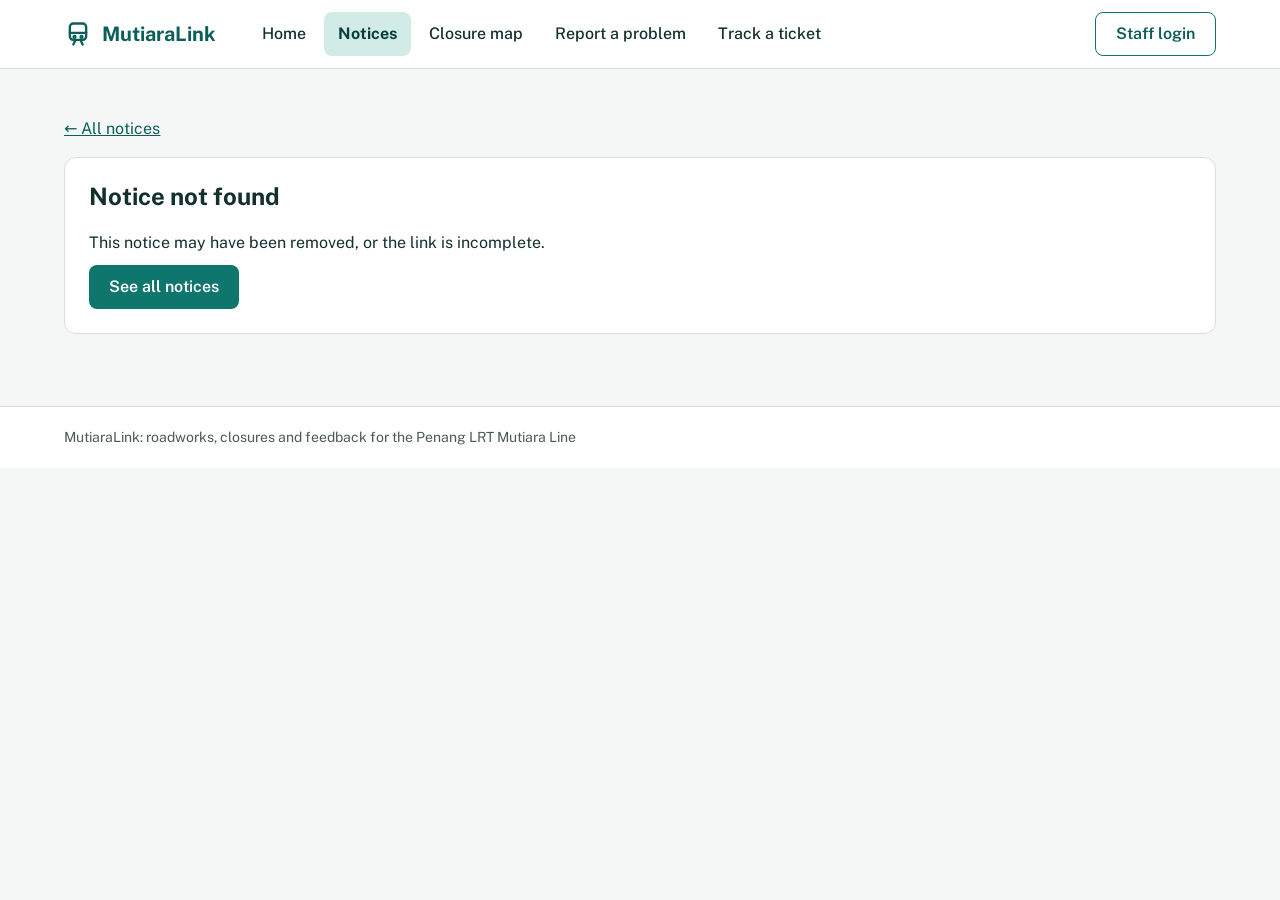
<file: mutiaralink/notice.html>
<!doctype html>
<html lang="en">
<head>
<meta charset="utf-8">
<meta name="viewport" content="width=device-width, initial-scale=1">
<title>Notice | MutiaraLink</title>
<link rel="preconnect" href="https://fonts.googleapis.com">
<link href="https://fonts.googleapis.com/css2?family=Public+Sans:wght@400;500;600;700&display=swap" rel="stylesheet">
<link rel="stylesheet" href="css/style.css">
</head>
<body data-page="notice">
<a class="skip" href="#main">Skip to content</a>


<!-- ===== Header (same on every page) ===== -->
<header class="top"><div class="bar">
  <a class="brand" href="index.html"><svg width="28" height="28" viewBox="0 0 24 24" fill="none" stroke="#0b5f58" stroke-width="2" stroke-linecap="round" stroke-linejoin="round" aria-hidden="true"><rect x="5" y="3" width="14" height="14" rx="3"/><path d="M5 11h14"/><circle cx="9" cy="14.5" r=".8"/><circle cx="15" cy="14.5" r=".8"/><path d="M8 21l2-4M16 21l-2-4"/></svg><span>MutiaraLink</span></a>
  <nav class="nav" aria-label="Main">
    <a href="index.html">Home</a>
    <a href="notices.html" aria-current="page">Notices</a>
    <a href="map.html">Closure map</a>
    <a href="feedback.html">Report a problem</a>
    <a href="track.html">Track a ticket</a>
  </nav>
  <a class="btn ghost" href="dashboard.html">Staff login</a>
</div></header>

<main id="main">
<section class="wrap">
  <p><a href="notices.html">&larr; All notices</a></p>

  <!-- Shown when the id in the address bar does not match a notice -->
  <div id="not-found" class="card" hidden>
    <h1 style="margin-top:0">Notice not found</h1>
    <p>This notice may have been removed, or the link is incomplete.</p>
    <a class="btn" href="notices.html">See all notices</a>
  </div>

  <!-- Filled in by setupNoticeDetailPage() in js/app.js -->
  <article id="notice" hidden>
    <div id="tags" class="tag-row"></div>
    <h1 id="title" class="page-title"></h1>

    <div class="do-panel">
      <h2>What you should do</h2>
      <p id="detour" class="detour-line" hidden></p>
      <p id="action" style="margin:0"></p>
    </div>

    <div class="two-col">
      <div class="main card">
        <h2 style="font-size:22px">What is changing</h2>
        <p id="details"></p>
      </div>
      <dl class="side card facts">
        <dt>Roads</dt><dd id="roads"></dd>
        <dt>Dates</dt><dd id="dates"></dd>
        <dt>Times</dt><dd id="hours"></dd>
        <dt>Area</dt><dd id="area"></dd>
        <dt>Last updated</dt><dd id="updated"></dd>
      </dl>
    </div>

    <div class="actions">
      <a class="btn" id="map-link" href="map.html">See it on the closure map</a>
      <a class="btn ghost" href="feedback.html">Report a problem</a>
    </div>
  </article>
</section>
</main>

<!-- ===== Footer (same on every page) ===== -->
<footer class="foot"><div>
  <span>MutiaraLink: roadworks, closures and feedback for the Penang LRT Mutiara Line</span>
  
</div></footer>

<script src="js/data.js"></script>
<script src="js/app.js"></script>
</body>
</html>
</file>
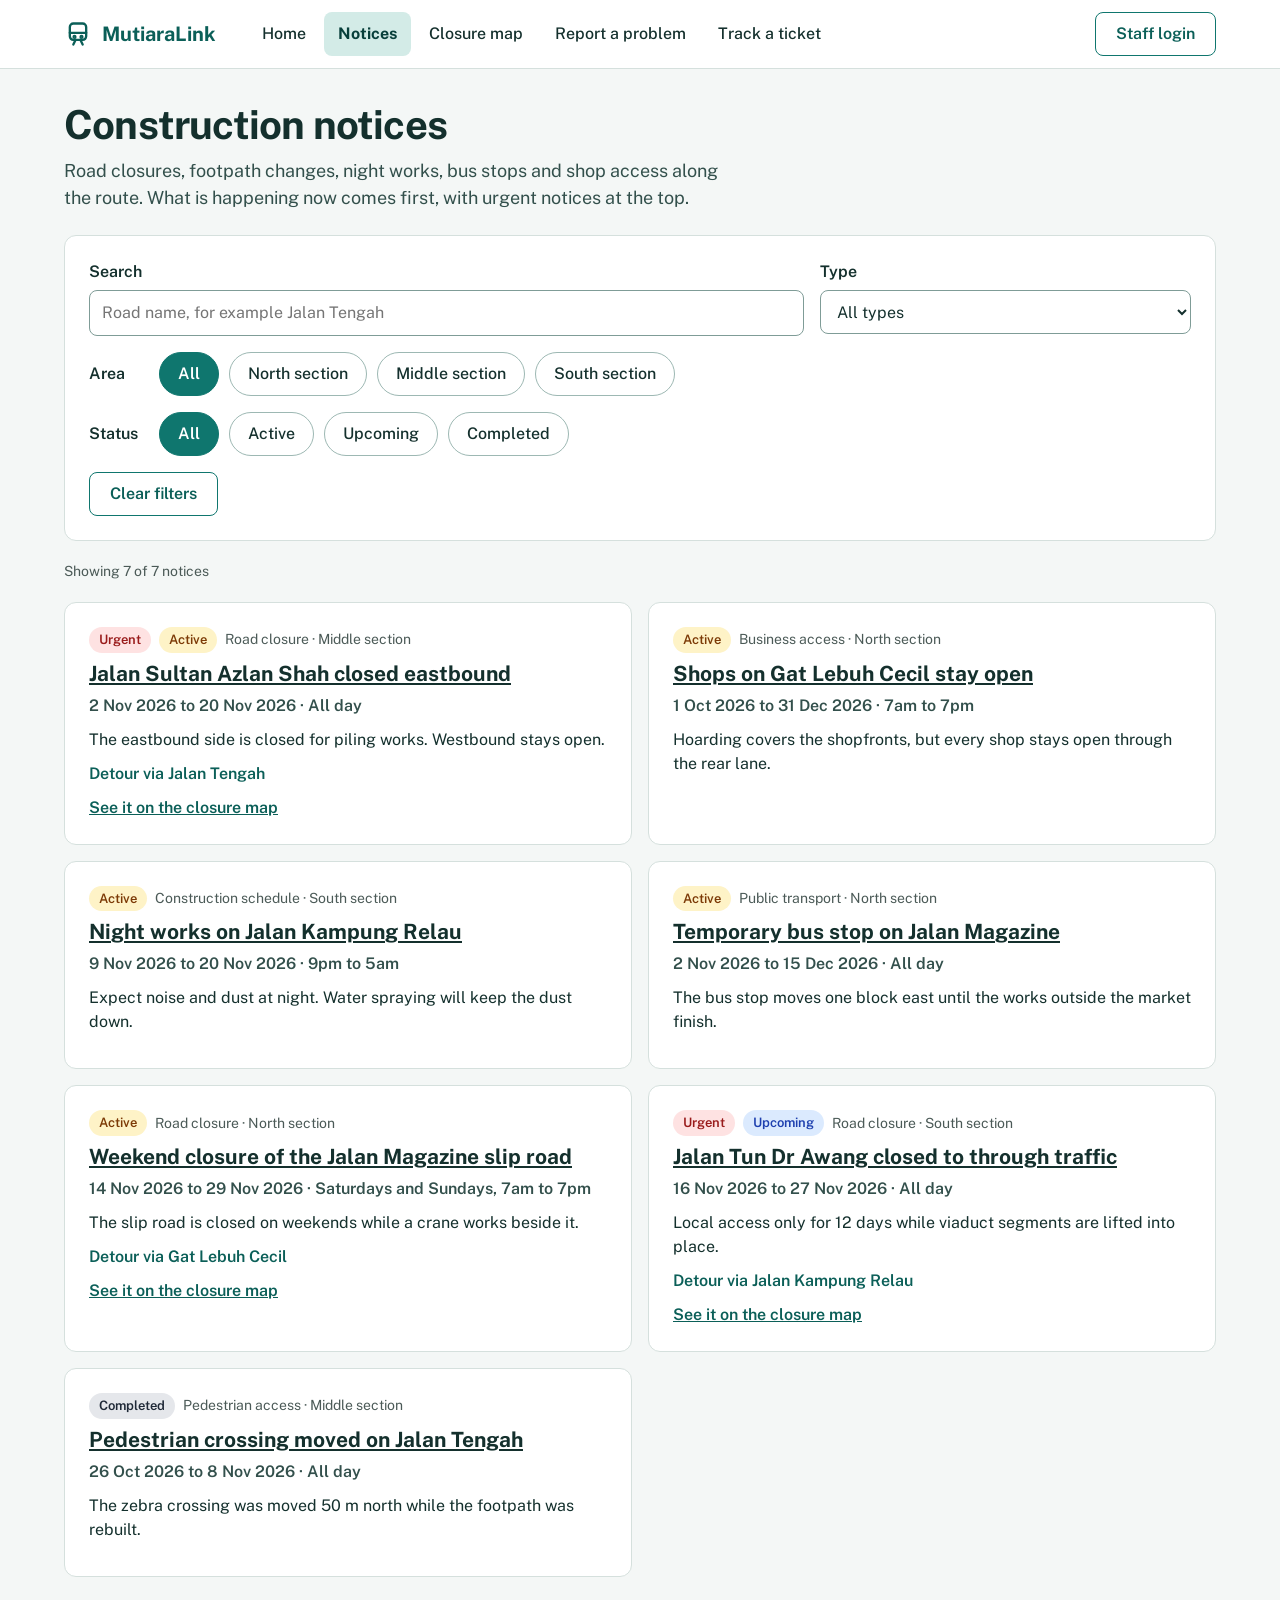
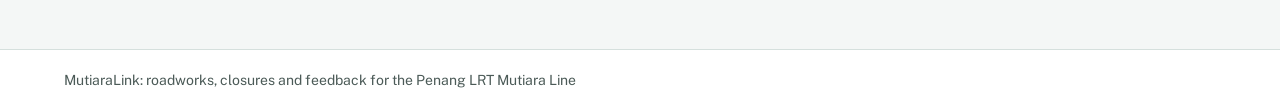
<file: mutiaralink/notices.html>
<!doctype html>
<html lang="en">
<head>
<meta charset="utf-8">
<meta name="viewport" content="width=device-width, initial-scale=1">
<title>Notices | MutiaraLink</title>
<link rel="preconnect" href="https://fonts.googleapis.com">
<link href="https://fonts.googleapis.com/css2?family=Public+Sans:wght@400;500;600;700&display=swap" rel="stylesheet">
<link rel="stylesheet" href="css/style.css">
</head>
<body data-page="notices">
<a class="skip" href="#main">Skip to content</a>

<!-- ===== Header (same on every page) ===== -->
<header class="top"><div class="bar">
  <a class="brand" href="index.html"><svg width="28" height="28" viewBox="0 0 24 24" fill="none" stroke="#0b5f58" stroke-width="2" stroke-linecap="round" stroke-linejoin="round" aria-hidden="true"><rect x="5" y="3" width="14" height="14" rx="3"/><path d="M5 11h14"/><circle cx="9" cy="14.5" r=".8"/><circle cx="15" cy="14.5" r=".8"/><path d="M8 21l2-4M16 21l-2-4"/></svg><span>MutiaraLink</span></a>
  <nav class="nav" aria-label="Main">
    <a href="index.html">Home</a>
    <a href="notices.html" aria-current="page">Notices</a>
    <a href="map.html">Closure map</a>
    <a href="feedback.html">Report a problem</a>
    <a href="track.html">Track a ticket</a>
  </nav>
  <a class="btn ghost" href="dashboard.html">Staff login</a>
</div></header>

<main id="main">
<section class="wrap" style="padding-bottom:8px">
  <h1 class="page-title">Construction notices</h1>
  <p class="lead">Road closures, footpath changes, night works, bus stops and shop access along the route. What is happening now comes first, with urgent notices at the top.</p>
</section>

<!-- Filters: the chip buttons are drawn by setupNoticesPage() in js/app.js -->
<section class="wrap" style="padding-top:16px;padding-bottom:8px">
  <form class="card filters" onsubmit="return false">
    <div class="row">
      <div class="field" style="flex:3 1 320px"><label for="search">Search</label><input id="search" type="search" placeholder="Road name, for example Jalan Tengah"></div>
      <div class="field"><label for="type">Type</label>
        <select id="type">
          <option value="All">All types</option>
          <option>Road closure</option>
          <option>Pedestrian access</option>
          <option>Construction schedule</option>
          <option>Business access</option>
          <option>Public transport</option>
        </select>
      </div>
    </div>
    <div class="filter-row" role="group" aria-label="Area"><span class="filter-label">Area</span><span id="area-chips" class="filter-row"></span></div>
    <div class="filter-row" role="group" aria-label="Status"><span class="filter-label">Status</span><span id="status-chips" class="filter-row"></span></div>
    <div><button type="button" id="clear" class="btn ghost">Clear filters</button></div>
  </form>
  <p id="count" class="meta" aria-live="polite" style="margin:20px 0 0"></p>
</section>

<section class="wrap" style="padding-top:12px">
  <div id="list" class="grid2"></div>
  <div id="empty" class="card" hidden>No notices match these filters. Try clearing them.</div>
</section>
</main>

<!-- ===== Footer (same on every page) ===== -->
<footer class="foot"><div>
  <span>MutiaraLink: roadworks, closures and feedback for the Penang LRT Mutiara Line</span>

</div></footer>

<script src="js/data.js"></script>
<script src="js/app.js"></script>
</body>
</html>
</file>
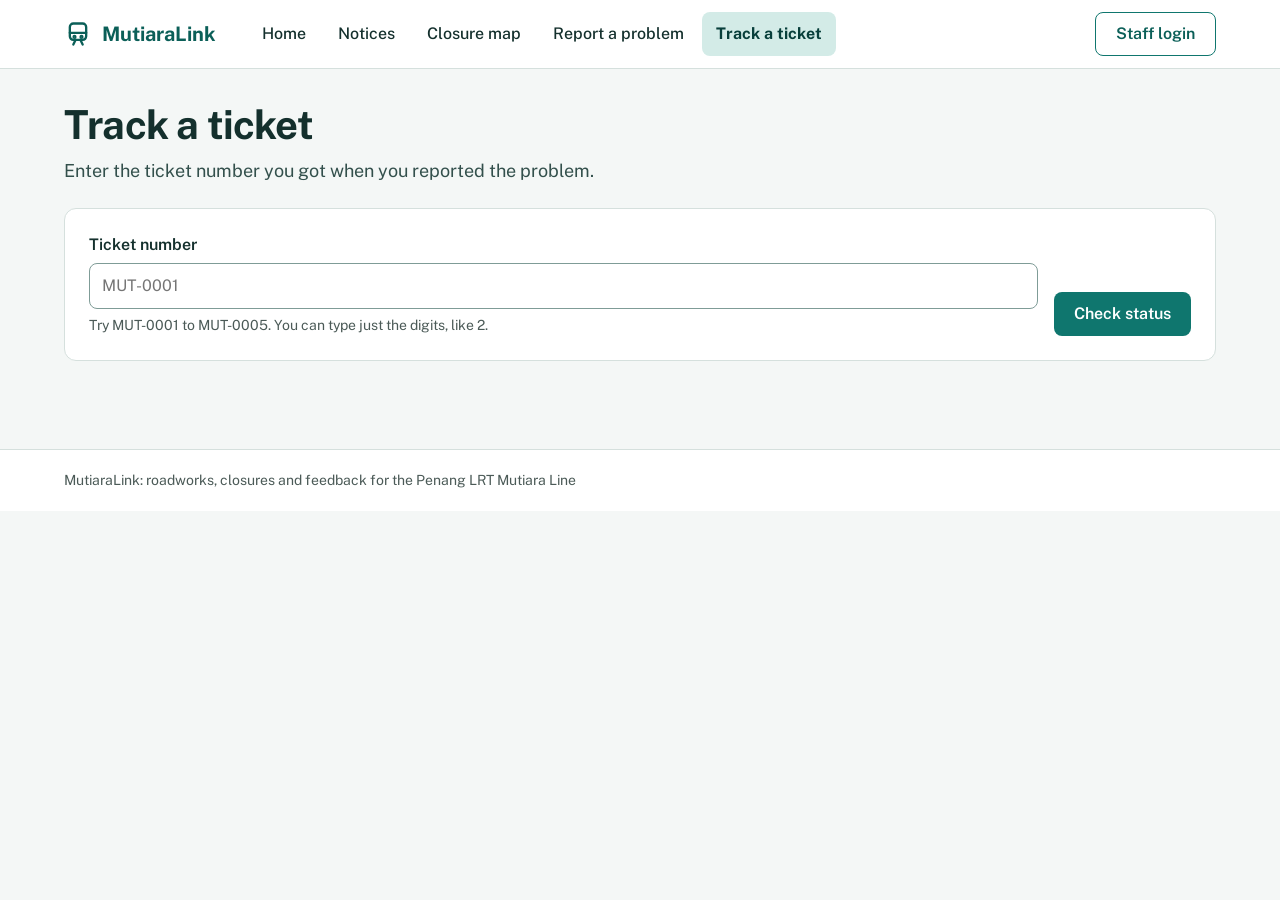
<file: mutiaralink/track.html>
<!doctype html>
<html lang="en">
<head>
<meta charset="utf-8">
<meta name="viewport" content="width=device-width, initial-scale=1">
<title>Track a ticket | MutiaraLink</title>
<link rel="preconnect" href="https://fonts.googleapis.com">
<link href="https://fonts.googleapis.com/css2?family=Public+Sans:wght@400;500;600;700&display=swap" rel="stylesheet">
<link rel="stylesheet" href="css/style.css">
</head>
<body data-page="track">
<a class="skip" href="#main">Skip to content</a>


<!-- ===== Header (same on every page) ===== -->
<header class="top"><div class="bar">
  <a class="brand" href="index.html"><svg width="28" height="28" viewBox="0 0 24 24" fill="none" stroke="#0b5f58" stroke-width="2" stroke-linecap="round" stroke-linejoin="round" aria-hidden="true"><rect x="5" y="3" width="14" height="14" rx="3"/><path d="M5 11h14"/><circle cx="9" cy="14.5" r=".8"/><circle cx="15" cy="14.5" r=".8"/><path d="M8 21l2-4M16 21l-2-4"/></svg><span>MutiaraLink</span></a>
  <nav class="nav" aria-label="Main">
    <a href="index.html">Home</a>
    <a href="notices.html">Notices</a>
    <a href="map.html">Closure map</a>
    <a href="feedback.html">Report a problem</a>
    <a href="track.html" aria-current="page">Track a ticket</a>
  </nav>
  <a class="btn ghost" href="dashboard.html">Staff login</a>
</div></header>

<main id="main">
<section class="wrap" style="padding-bottom:8px">
  <p id="back-staff" hidden><a href="dashboard.html">&larr; Back to the staff dashboard</a></p>
  <h1 class="page-title">Track a ticket</h1>
  <p class="lead">Enter the ticket number you got when you reported the problem.</p>
  <form id="lookup" class="card row" style="margin-top:24px;align-items:flex-end">
    <div class="field">
      <label for="tid">Ticket number</label>
      <input id="tid" type="text" placeholder="MUT-0001" autocomplete="off">
      <span class="hint">Try MUT-0001 to MUT-0005. You can type just the digits, like 2.</span>
    </div>
    <button type="submit" class="btn">Check status</button>
  </form>
</section>

<section class="wrap" style="padding-top:8px">
  <div id="not-found" class="card" role="status" hidden>
    <h2 style="margin-top:0">No ticket <span id="not-found-id"></span></h2>
    <p>Check the number in your confirmation. It starts with MUT- and has four digits.</p>
  </div>

  <!-- Filled in by setupTrackPage() in js/app.js -->
  <div id="result" hidden aria-live="polite">
    <div class="card">
      <div class="section-head"><h2 id="r-id" style="font-size:24px"></h2><span id="r-status" class="tag"></span></div>
      <ol id="r-steps" class="progress" aria-label="Ticket progress"></ol>
    </div>
    <div class="two-col" style="margin-top:20px">
      <div class="main card">
        <h2 style="font-size:20px">Replies from staff</h2>
        <ul id="r-replies" class="replies"></ul>
      </div>
      <div class="side card">
        <h2 style="font-size:20px">Your report</h2>
        <dl class="facts">
          <dt>About</dt><dd id="r-about"></dd>
          <dt>Where</dt><dd id="r-where"></dd>
          <dt>Sent</dt><dd id="r-sent"></dd>
        </dl>
      </div>
    </div>
  </div>
</section>
</main>

<!-- ===== Footer (same on every page) ===== -->
<footer class="foot"><div>
  <span>MutiaraLink: roadworks, closures and feedback for the Penang LRT Mutiara Line</span>

</div></footer>

<script src="js/data.js"></script>
<script src="js/app.js"></script>
</body>
</html>
</file>
<file: css/style.css>
/* MutiaraLink: shared styles. Look and feel follows the MRT Corp public site
   (royal blue utility bar, teal accents, PT Sans, photo hero, soft shadows).
   See DESIGN.md for the tokens. */

@font-face{font-family:"PT Sans";src:url(../fonts/pt-sans-400.woff2) format("woff2");font-weight:400;font-style:normal;font-display:swap}
@font-face{font-family:"PT Sans";src:url(../fonts/pt-sans-700.woff2) format("woff2");font-weight:700;font-style:normal;font-display:swap}

:root{
  --blue:#26449A;      /* utility bar, route line, links */
  --blue-dark:#1C3577;
  --teal:#0E7C68;      /* buttons, active nav text (white-on-teal 5.1:1) */
  --teal-bright:#19A88D; /* decorative bars only, never text */
  --red:#D0232A;       /* closed, urgent */
  --green:#1E7A4C;     /* resolved, completed */
  --heading:#3F4448;
  --text:#4A4F55;
  --muted:#666B70;
  --bg:#FFFFFF;
  --soft:#F3F5F8;      /* alternating section ground */
  --line:#DDE2E8;
  --white:#FFFFFF;
  --shadow:0 18px 50px -18px rgba(28,53,119,.28),0 4px 14px -6px rgba(0,0,0,.08);
  --shadow-hover:0 26px 60px -20px rgba(28,53,119,.38),0 6px 18px -6px rgba(0,0,0,.10);
  --ease:cubic-bezier(.22,1,.36,1);
  --sans:"PT Sans",system-ui,-apple-system,"Segoe UI",sans-serif;
  --mono:ui-monospace,"Cascadia Mono",Consolas,monospace;

  /* old token names still used by inline SVG fills in JS-free markup */
  --ink:var(--heading);
  --pencil:var(--muted);
  --ochre:var(--teal);
  --rule:var(--line);
  --tracing:var(--soft);
}

*,*::before,*::after{box-sizing:border-box}
html{-webkit-text-size-adjust:100%;scroll-behavior:smooth}
body{margin:0;background:var(--bg);color:var(--text);font:400 18px/1.6 var(--sans)}
::selection{background:var(--blue);color:var(--white)}
h1,h2,h3{margin:0;color:var(--heading);text-wrap:balance}
p,li,dd{text-wrap:pretty}
a{color:var(--blue);text-decoration:underline;text-decoration-thickness:1px;text-underline-offset:3px;transition:color .2s var(--ease)}
a:hover{color:var(--teal)}
:focus-visible{outline:3px solid var(--teal-bright);outline-offset:3px}
input,select,textarea,button{font:inherit;color:inherit}
[hidden]{display:none !important}
img{max-width:100%;display:block}
.sr-only{position:absolute;width:1px;height:1px;margin:-1px;padding:0;overflow:hidden;clip:rect(0 0 0 0);white-space:nowrap;border:0}
.skip{position:absolute;left:16px;top:-100px;z-index:20;background:var(--blue);color:var(--white);padding:10px 16px;font-weight:700}
.skip:focus{top:8px}
.skip:hover{color:var(--white)}

.wrap{max-width:1240px;margin:0 auto;padding:0 24px}
.mono{font-family:var(--mono);font-weight:600;letter-spacing:.02em}

/* ---------- utility bar (royal blue strip above the header) ---------- */
.util{background:var(--blue);color:var(--white)}
.util .wrap{display:flex;flex-wrap:wrap;align-items:center;gap:8px 24px;min-height:64px}
.util-note{font-weight:700;font-size:16px;opacity:.95}
.util-links{display:flex;flex-wrap:wrap;align-items:center;gap:0;margin-left:auto}
.util-links a{display:inline-flex;align-items:center;min-height:44px;padding:0 16px;color:var(--white);font-weight:700;text-decoration:none;border-left:1px solid rgba(255,255,255,.35)}
.util-links a:first-child{border-left:0}
.util-links a:hover{color:var(--white);text-decoration:underline}
.btn-util{background:var(--teal);border-color:var(--teal);font-size:17px;min-height:46px}
.btn-util:hover{background:var(--white);border-color:var(--white);color:var(--blue)}

/* ---------- header ---------- */
.top{background:var(--white);box-shadow:0 2px 12px rgba(0,0,0,.06);position:relative;z-index:5}
.top .wrap{display:flex;flex-wrap:wrap;align-items:stretch;gap:0 40px;min-height:96px}
.brand{display:flex;align-items:center;gap:12px;color:var(--blue);text-decoration:none;font-weight:700;font-size:26px;letter-spacing:-.01em}
.brand:hover{color:var(--blue)}
.brand svg{flex:none}
.nav{display:flex;flex-wrap:wrap;gap:0 4px;flex:1;justify-content:flex-end}
.nav a{position:relative;display:inline-flex;align-items:center;min-height:56px;padding:0 18px;color:var(--heading);text-decoration:none;text-transform:uppercase;font-size:18px;letter-spacing:.02em}
.nav a::after{content:"";position:absolute;left:0;right:0;bottom:0;height:4px;background:var(--teal-bright);transform:scaleX(0);transition:transform .35s var(--ease)}
.nav a:hover{color:var(--teal)}
.nav a:hover::after{transform:scaleX(1)}
.nav a[aria-current]{color:var(--teal)}
.nav a[aria-current]::after{transform:scaleX(1)}
.staff{color:var(--white)}
.signed{display:flex;flex-wrap:wrap;align-items:center;gap:4px 16px;font-size:16px}

/* ---------- page head (inner pages) ---------- */
.page-head{padding-top:48px;padding-bottom:32px}
.page-head h1,.display{font-size:clamp(34px,4.2vw,52px);line-height:1.1;font-weight:700;max-width:22ch;color:var(--heading)}
.page-head h1::after,.display::after{content:"";display:block;width:64px;height:4px;margin-top:16px;background:var(--teal-bright)}
.lead{margin:16px 0 0;max-width:62ch;color:var(--text);font-size:20px}
.section{padding-top:56px;padding-bottom:24px}
.section-head{display:flex;flex-wrap:wrap;justify-content:space-between;align-items:baseline;gap:6px 24px;margin-bottom:24px}
.section-head h2,h2.headline,.caps{font-size:clamp(26px,2.6vw,34px);line-height:1.15;font-weight:700;text-transform:uppercase;letter-spacing:.01em;color:var(--heading)}
h2.headline{font-size:24px}
.section-head a{font-weight:700}

/* "Discover more" style link with an arrow that slides on hover */
.more-link{display:inline-flex;align-items:center;gap:14px;color:var(--blue);font-size:22px;text-decoration:none}
.more-link::after{content:"";width:10px;height:10px;border-right:2.5px solid currentColor;border-top:2.5px solid currentColor;transform:rotate(45deg);transition:transform .3s var(--ease)}
.more-link:hover{color:var(--teal)}
.more-link:hover::after{transform:translateX(6px) rotate(45deg)}

/* ---------- buttons ---------- */
.btn{display:inline-flex;align-items:center;justify-content:center;gap:8px;min-height:48px;padding:0 24px;border:2px solid var(--teal);border-radius:6px;background:var(--teal);color:var(--white);font-weight:700;text-decoration:none;cursor:pointer;transition:background-color .25s var(--ease),border-color .25s var(--ease),transform .25s var(--ease),box-shadow .25s var(--ease)}
.btn:hover{background:var(--blue);border-color:var(--blue);color:var(--white);transform:translateY(-2px);box-shadow:0 10px 24px -10px rgba(28,53,119,.6)}
.btn:active{transform:translateY(0)}
.btn-secondary{background:transparent;color:var(--teal)}
.btn-secondary:hover{background:var(--teal);border-color:var(--teal);color:var(--white)}
.btn-light{background:var(--white);border-color:var(--white);color:var(--blue)}
.btn-light:hover{background:var(--teal);border-color:var(--teal);color:var(--white)}
.btn-ghost-light{background:transparent;border-color:var(--white);color:var(--white)}
.btn-ghost-light:hover{background:var(--white);border-color:var(--white);color:var(--blue)}
.actions{display:flex;flex-wrap:wrap;gap:12px}

/* ---------- forms ---------- */
.row{display:flex;flex-wrap:wrap;gap:16px 20px}
.field{display:flex;flex-direction:column;gap:6px;flex:1 1 240px;min-width:0}
.field label,.label{font-weight:700;color:var(--heading)}
.field input,.field select,.field textarea,.inline-form input{width:100%;min-height:50px;padding:10px 14px;border:1px solid #B9C1CC;border-radius:6px;background:var(--white);color:var(--heading);transition:border-color .2s var(--ease),box-shadow .2s var(--ease)}
.field textarea{min-height:130px;resize:vertical}
.field input::placeholder,.field textarea::placeholder,.inline-form input::placeholder{color:var(--muted)}
.field input:focus,.field select:focus,.field textarea:focus,.inline-form input:focus{outline:none;border-color:var(--teal);box-shadow:0 0 0 3px rgba(25,168,141,.25)}
.hint{color:var(--muted);font-size:16px}
.inline-form label{display:block;font-weight:700;margin-bottom:8px;color:var(--heading)}
.inline-form div{display:flex;gap:8px}
.inline-form input{flex:1;min-width:0}
.inline-form .ref{font-family:var(--mono)}
.inline-form .hint{display:block;margin-top:6px}

/* ---------- chips ---------- */
.chip{min-height:44px;padding:0 18px;border:1px solid #B9C1CC;border-radius:999px;background:var(--white);color:var(--heading);font-weight:700;cursor:pointer;transition:background-color .2s var(--ease),border-color .2s var(--ease),color .2s var(--ease)}
.chip:hover{border-color:var(--teal);color:var(--teal)}
.chip[aria-pressed="true"]{background:var(--teal);border-color:var(--teal);color:var(--white)}
.chip-group{display:flex;flex-wrap:wrap;align-items:center;gap:8px}
.chip-group .label{min-width:64px}
.chip-sub{display:block;font-weight:400;font-size:13px;line-height:1.2;color:inherit}
.chip:has(.chip-sub){padding-top:6px;padding-bottom:6px;text-align:left;border-radius:10px}

/* ---------- status marks ---------- */
.status{display:inline-flex;align-items:center;gap:7px;padding:3px 12px 3px 10px;border-radius:999px;font-size:14px;font-weight:700;line-height:1.4;white-space:nowrap;background:#EEF1F5;color:var(--heading)}
.status::before{content:"";flex:none;width:9px;height:9px;border-radius:50%;background:currentColor}
.s-submitted{background:#EEF1F5;color:#4A4F55}
.s-review,.s-upcoming{background:#E7ECF8;color:var(--blue)}
.s-progress{background:#E3F4F0;color:var(--teal)}
.s-active{background:#FCE9EA;color:var(--red)}
.s-resolved,.s-completed{background:#E5F2EA;color:var(--green)}
.s-urgent{background:var(--red);color:var(--white)}
.marks-row{display:flex;flex-wrap:wrap;align-items:center;gap:8px}

/* ---------- lists, cards, tables ---------- */
.rows{list-style:none;margin:0;padding:0}
.rows>li{padding:20px 0;border-bottom:1px solid var(--line)}
.rows h3{font-size:21px;line-height:1.25;font-weight:700;margin-top:6px}
.rows h3 a,.notice-row h2 a,.marks strong a,.card h3 a{color:var(--heading);text-decoration:none}
.rows h3 a:hover,.notice-row h2 a:hover,.marks strong a:hover,.card h3 a:hover{color:var(--teal)}
.rows .meta+p,.rows p.meta{margin:4px 0 0}
.meta{color:var(--muted);font-size:16px}
.card{background:var(--white);box-shadow:var(--shadow);padding:28px;transition:transform .35s var(--ease),box-shadow .35s var(--ease)}
.card:hover{transform:translateY(-4px);box-shadow:var(--shadow-hover)}
.table-wrap{overflow-x:auto}
table{width:100%;border-collapse:collapse;min-width:620px}
th,td{padding:14px 12px 14px 0;text-align:left;border-bottom:1px solid var(--line);vertical-align:middle}
thead th{font-size:14px;color:var(--muted);font-weight:700;text-transform:uppercase;letter-spacing:.04em;border-bottom:2px solid var(--blue)}
tbody tr{transition:background-color .2s var(--ease)}
tbody tr:hover{background:var(--soft)}
dl.facts{margin:0;display:grid;grid-template-columns:minmax(130px,max-content) 1fr;gap:10px 24px}
dl.facts dt{font-weight:700;color:var(--heading)}
dl.facts dd{margin:0}

/* ---------- panels ---------- */
.panel{background:var(--white);box-shadow:var(--shadow);padding:28px}
.empty{display:flex;flex-wrap:wrap;gap:16px;align-items:center;justify-content:space-between}
.empty p{margin:0;font-size:20px}

/* ======================================================================
   HOME
   ====================================================================== */
.hero{position:relative;overflow:hidden;color:var(--white);background:var(--blue-dark)}
.hero-photo{position:absolute;inset:0;width:100%;height:100%;object-fit:cover;object-position:center 40%;animation:hero-zoom 24s var(--ease) both}
.hero::before{content:"";position:absolute;inset:0;z-index:1;background:linear-gradient(90deg,rgba(10,20,45,.82) 0%,rgba(10,20,45,.62) 48%,rgba(10,20,45,.25) 100%)}
.hero .wrap{position:relative;z-index:2;padding-top:96px;padding-bottom:104px}
.hero-text{max-width:760px}
.hero .marks-row .status{box-shadow:0 2px 8px rgba(0,0,0,.2)}
.hero h1{margin-top:20px;color:var(--white);font-size:clamp(36px,5vw,68px);line-height:1.08;font-weight:700}
.hero .detour{margin:22px 0 0;font-size:clamp(22px,2.4vw,30px);line-height:1.4;font-weight:700;color:#9FE6D6}
.hero .more{margin:14px 0 0;font-size:19px;color:#E9EEF7;max-width:52ch}
.hero .actions{margin-top:32px}
.photo-credit{position:absolute;right:12px;bottom:8px;z-index:2;font-size:12px;color:rgba(255,255,255,.8)}
.photo-credit a{color:inherit}
.hero-text>*{animation:rise .9s var(--ease) both}
.hero-text>*:nth-child(2){animation-delay:.08s}
.hero-text>*:nth-child(3){animation-delay:.16s}
.hero-text>*:nth-child(4){animation-delay:.24s}
.hero-text>*:nth-child(5){animation-delay:.32s}
@keyframes rise{from{opacity:0;transform:translateY(24px)}to{opacity:1;transform:none}}
@keyframes hero-zoom{from{transform:scale(1.12)}to{transform:scale(1)}}

.ticket-strip{background:var(--soft)}
.ticket-strip .wrap{display:flex;flex-wrap:wrap;align-items:center;justify-content:space-between;gap:20px 40px;padding-top:28px;padding-bottom:28px}
.ticket-strip .inline-form{flex:1 1 420px;max-width:560px}
.ticket-strip p{margin:0;color:var(--heading);font-size:20px;font-weight:700}

.closure-grid{display:grid;grid-template-columns:repeat(auto-fit,minmax(min(360px,100%),1fr));gap:28px}
.closure-card{display:grid;grid-template-columns:44px minmax(0,1fr);gap:4px 18px;align-content:start}
.closure-card .tri{grid-row:span 5}
.closure-card h3{font-size:24px;line-height:1.2}
.closure-card .via{color:var(--teal);font-weight:700}

.notice-cards{display:grid;grid-template-columns:repeat(auto-fit,minmax(min(300px,100%),1fr));gap:28px}
.notice-cards .card h3{font-size:21px;line-height:1.25;margin:10px 0 8px}
.notice-cards .card p{margin:0}

.split{display:grid;grid-template-columns:minmax(0,1fr) minmax(0,1fr);gap:56px;align-items:center}
.split-photo{position:relative;box-shadow:var(--shadow)}
.split-photo img{width:100%;height:100%;max-height:520px;object-fit:cover}
.split-photo figcaption{position:absolute;right:0;bottom:0;padding:4px 10px;background:rgba(0,0,0,.55);color:#fff;font-size:12px}
.split-photo figcaption a{color:inherit}
.steps{list-style:none;margin:20px 0 0;padding:0;counter-reset:step}
.steps li{position:relative;padding:14px 0 14px 60px;border-bottom:1px solid var(--line)}
.steps li::before{counter-increment:step;content:counter(step);position:absolute;left:0;top:12px;width:40px;height:40px;border-radius:50%;background:var(--blue);color:#fff;font-weight:700;display:flex;align-items:center;justify-content:center}
.steps strong{color:var(--heading)}

/* scroll reveal: only when JS adds .js-reveal to <html>; content is visible without it */
.js-reveal .reveal{opacity:0;transform:translateY(32px);transition:opacity .8s var(--ease),transform .8s var(--ease)}
.js-reveal .reveal.is-in{opacity:1;transform:none}

/* ======================================================================
   ROUTE DRAWING (home preview + map)
   ====================================================================== */
.sheet{position:relative;display:grid;grid-template-columns:minmax(0,6fr) minmax(0,5fr);gap:0;background:var(--white);box-shadow:var(--shadow);margin-bottom:8px}
.sheet-notes{padding:40px 44px 44px;min-width:0}
.sheet-drawing{margin:0;padding:24px 16px 72px;min-width:0;background:linear-gradient(180deg,#F3F5F8,#E9EEF5)}
.sheet-drawing svg{display:block;width:100%;height:auto;max-height:680px}
.titleblock{position:absolute;right:0;bottom:0;display:grid;grid-template-columns:auto auto;background:var(--blue);color:var(--white);margin:0}
.titleblock div{padding:8px 16px;border-left:1px solid rgba(255,255,255,.3)}
.titleblock div:first-child{border-left:0}
.titleblock dt{font-size:13px;opacity:.85}
.titleblock dd{margin:0;font-weight:700;font-size:15px}
.sheet-drawing a{text-decoration:none}
.sheet-drawing a:focus-visible{outline:none}
.sheet-drawing a:focus-visible .cloud,.sheet-drawing a:hover .cloud{stroke-width:3.6}

/* numbered warning triangle */
.tri{flex:none;width:36px;height:32px;color:var(--red)}
.tri path{fill:none;stroke:currentColor;stroke-width:2.4;stroke-linejoin:round}
.tri text{fill:currentColor;font:700 15px var(--sans)}

/* drawing colours (SVG attributes are overridden here) */
.sheet-drawing svg [stroke="#1E2B2F"]{stroke:var(--blue)}
.sheet-drawing svg [fill="#1E2B2F"],.inset [fill="#1E2B2F"]{fill:#333}
.sheet-drawing svg [stroke="#8A5A00"],.inset [stroke="#8A5A00"]{stroke:var(--teal)}
.sheet-drawing svg [stroke="#C62828"],.inset [stroke="#C62828"]{stroke:var(--red)}
.sheet-drawing svg [fill="#C62828"],.inset [fill="#C62828"]{fill:var(--red)}
.sheet-drawing svg [fill="#5E6C70"]{fill:var(--muted)}

/* map: closure picker */
.picks{list-style:none;margin:28px 0 0;padding:0;display:flex;flex-direction:column;gap:10px}
.pick{display:grid;grid-template-columns:44px minmax(0,1fr) auto;align-items:center;gap:2px 14px;width:100%;padding:14px 16px 14px 12px;border:1px solid var(--line);border-radius:8px;background:var(--white);text-align:left;cursor:pointer;transition:border-color .25s var(--ease),box-shadow .25s var(--ease),transform .25s var(--ease)}
.pick:hover{border-color:var(--teal-bright);transform:translateX(4px)}
.pick[aria-current="true"]{border-color:var(--teal);box-shadow:0 0 0 2px var(--teal) inset,0 10px 28px -14px rgba(28,53,119,.45)}
.pick[aria-current="true"] .tri path{fill:currentColor}
.pick[aria-current="true"] .tri text{fill:var(--white)}
.pick .tri{grid-row:span 2}
.pick strong{font-size:20px;line-height:1.25;color:var(--heading)}
.pick>span:not(.status){grid-column:2;color:var(--muted);font-size:16px}
.pick .status{grid-column:3;grid-row:1 / span 2}
.selected{margin-top:28px;padding-top:28px;border-top:1px solid var(--line);animation:rise .5s var(--ease) both}
.selected h2{margin-top:12px;font-size:28px;line-height:1.15;font-weight:700}
.selected .when{margin:6px 0 0;font-weight:700;color:var(--heading)}
.selected .detour{margin:14px 0 0;font-size:22px;line-height:1.35;font-weight:700;color:var(--teal)}
.selected p{max-width:36em}
#sel-how{margin:10px 0 0}
.selected .actions{margin-top:22px}
.inset{display:none}
.dwg-closure{cursor:pointer}
.dwg-closure:focus-visible{outline:none}
.dwg-closure:focus-visible .cloud{stroke-width:4.4}
.dwg-closure .cloud{stroke-width:2.2}
.dwg-closure .detour-path{stroke-width:2.6}
.dwg-closure.is-selected .cloud{stroke-width:3.6}
.dwg-closure.is-selected .detour-path{stroke-width:4.6}
.dwg-closure.is-dim .cloud{stroke-width:1.4}
.dwg-closure.is-dim .detour-path{stroke-width:1.6;stroke-opacity:.55}
.dwg-closure.is-dim .over{stroke-opacity:.35}
.dwg-closure .cloud,.dwg-closure .detour-path{transition:stroke-width .3s var(--ease),stroke-opacity .3s var(--ease)}
.dwg-closure.is-selected .mark{fill:var(--red)}
.dwg-closure.is-selected text{fill:#FFFFFF}
.dwg-closure.is-upcoming .cloud{stroke:var(--muted);stroke-dasharray:4 3}
.dwg-closure.is-upcoming .over{stroke:var(--muted)}
.road-labels text{transition:fill .3s var(--ease)}
.road-labels .lbl-closed{fill:var(--red);font-weight:700}
.road-labels .lbl-detour{fill:var(--teal);font-weight:700}
.legend{display:flex;flex-wrap:wrap;justify-content:center;gap:6px 22px;margin-top:10px;color:var(--muted);font-size:15px}
.legend span{display:inline-flex;align-items:center;gap:6px}
.legend [stroke="#8A5A00"]{stroke:var(--teal)}
.legend [stroke="#C62828"]{stroke:var(--red)}

/* ======================================================================
   NOTICES
   ====================================================================== */
.filters{display:flex;flex-direction:column;gap:16px;padding:28px;background:var(--soft)}
.search-row{align-items:flex-end}
.search-row .field:first-child{flex:2 1 320px}
.field-btn{flex:0 0 auto}
.filter-more summary{display:inline-flex;align-items:center;min-height:44px;font-weight:700;color:var(--blue);cursor:pointer}
.filter-body{display:flex;flex-direction:column;gap:14px;padding-top:12px}
.filter-body .field{flex:none}
.field-type{max-width:360px}
.count{margin:28px 0 6px}
.notice-row{display:grid;grid-template-columns:minmax(160px,210px) minmax(0,1fr);gap:8px 36px;transition:background-color .25s var(--ease)}
.notice-row:hover{background:linear-gradient(90deg,var(--soft),transparent)}
.notice-row .when strong{display:block;font-size:17px;color:var(--heading)}
.notice-row .when .meta{display:block}
.notice-row h2{margin:0;font-size:22px;line-height:1.25;font-weight:700}
.notice-row .marks-row{margin-top:8px}
.notice-row p{margin:6px 0 0;max-width:68ch}
.notice-row .via{margin-top:4px}
.via{color:var(--teal);font-weight:700}
.map-link{display:inline-flex;align-items:center;gap:8px;min-height:44px;font-weight:700}
.tri-sm{width:24px;height:22px}
.crumb{padding-top:28px;margin:0}
.crumb a{display:inline-flex;align-items:center;min-height:44px;font-weight:700}
.notice-detail{max-width:880px}
.notice-title{margin-top:8px;max-width:24ch}
.notice-tags{margin-top:20px}
.do-panel{margin-top:28px;border-top:4px solid var(--teal-bright)}
.do-panel .via{font-size:21px;margin-top:12px}
.do-panel p,.notice-body p{margin:10px 0 0;font-size:19px;max-width:36em}
dl.notice-facts{margin-top:32px;padding:24px 0;border-top:1px solid var(--line);border-bottom:1px solid var(--line)}
.notice-body{margin-top:36px}
.notice-actions{margin-top:36px}

/* ======================================================================
   FORMS, TRACK, DASHBOARD
   ====================================================================== */
.two-col{display:grid;grid-template-columns:minmax(0,2fr) minmax(0,1fr);gap:40px 56px;align-items:start}
.dash{grid-template-columns:minmax(0,3fr) minmax(300px,2fr)}
.col-side{padding-top:0}
.side-h{font-size:22px;font-weight:700;text-transform:uppercase}
.stack{display:flex;flex-direction:column;gap:22px}
.stack>.field{flex:none}
.error{color:var(--red);font-weight:700;font-size:16px}
.field [aria-invalid="true"]{border-color:var(--red);box-shadow:0 0 0 3px rgba(208,35,42,.18)}
.safety-note{color:var(--red);font-weight:700;font-size:16px}
.emergency{margin:0 0 28px;padding:16px 18px;background:var(--blue);color:var(--white);font-weight:700}
.status-steps{list-style:none;margin:16px 0 0;padding:0}
.status-steps li{display:flex;flex-direction:column;align-items:flex-start;gap:6px;padding:14px 0;border-bottom:1px solid var(--line)}
.file-pick{display:flex;flex-wrap:wrap;align-items:center;gap:8px 14px}
.file-pick input:focus-visible+label{outline:3px solid var(--teal-bright);outline-offset:3px}
.done-lead{margin:10px 0 20px;max-width:36em}
.done-actions,.nf-actions{margin-top:24px}
.nf-text{margin:8px 0 0}
.lookup{margin-top:32px;max-width:560px}
.replies p{margin:0}
.replies p+p{margin-top:4px;max-width:65ch}
.published{display:flex;flex-direction:column;align-items:flex-start;gap:2px;margin-top:16px;padding:16px 18px;border-top:4px solid var(--green)}
.published strong{color:var(--green)}
.publish-form{margin-top:16px}
.field-half{flex-basis:150px}
.field-full{flex-basis:100%}
.publish-form textarea{min-height:110px}
.dash-chips{margin:16px 0 8px}
.tcount{margin:0 0 6px}
td .mono,.tickets a.mono{font-size:16px}

/* ticket progress */
.progress{list-style:none;margin:0;padding:0;display:grid;grid-template-columns:repeat(4,minmax(0,1fr))}
.progress li{position:relative;padding-top:38px;padding-right:12px}
.progress li::before{content:"";position:absolute;left:0;top:0;width:26px;height:26px;border:2px solid var(--line);border-radius:50%;background:var(--white);z-index:1}
.progress li::after{content:"";position:absolute;left:30px;right:6px;top:12px;height:3px;background:var(--line)}
.progress li:last-child::after{display:none}
.progress li.done::before{background:var(--teal);border-color:var(--teal)}
.progress li.done::after{background:var(--teal)}
.progress li.now::before{border:7px solid var(--teal)}
.progress strong{display:block;color:var(--heading)}
.progress span{color:var(--muted);font-size:16px}
.progress li.next strong{color:var(--muted)}

/* ticket reference */
.ticket-ref{display:inline-grid;grid-template-columns:auto auto;background:var(--white);box-shadow:var(--shadow);border-top:4px solid var(--blue)}
.ticket-ref div{padding:12px 20px;border-left:1px solid var(--line);display:flex;flex-direction:column;justify-content:flex-start;gap:6px}
.ticket-ref div:first-child{border-left:0}
.ticket-ref dt{color:var(--muted);font-size:13px;font-weight:700;text-transform:uppercase;letter-spacing:.04em}
.ticket-ref dd{margin:0}
.ticket-ref .mono{font-size:28px;line-height:1.1;color:var(--blue)}

/* ---------- footer ---------- */
.foot{margin-top:80px;background:var(--blue-dark);color:#DCE3F2}
.foot .wrap{display:flex;flex-wrap:wrap;gap:12px 32px;padding-top:32px;padding-bottom:36px;font-size:16px}
.foot nav{display:flex;flex-wrap:wrap;gap:4px 24px;margin-left:auto}
.foot a{color:var(--white);font-weight:700;text-decoration:none}
.foot a:hover{color:#9FE6D6;text-decoration:underline}
.foot .credits{flex-basis:100%;font-size:13px;color:#B9C4DD}
.foot .credits a{font-weight:400;color:#DCE3F2;text-decoration:underline}

/* ---------- responsive ---------- */
@media (max-width:1100px){
  .nav a{padding:0 12px;font-size:16px}
  .top .wrap{gap:0 24px}
}
@media (max-width:1060px){
  .titleblock{position:static;grid-column:1 / -1;justify-self:end}
  .sheet-drawing{padding-bottom:16px}
}
@media (max-width:960px){
  .top .wrap{min-height:0;padding-top:12px;padding-bottom:4px}
  .brand{min-height:48px}
  .nav{flex-basis:100%;justify-content:flex-start;margin:0 -12px}
  .nav a{min-height:48px}
  .split{grid-template-columns:minmax(0,1fr);gap:32px}
}
@media (max-width:860px){
  .sheet{grid-template-columns:minmax(0,1fr)}
  .sheet-notes{padding:28px 22px 32px}
  .sheet-drawing{padding:12px 8px}
  .sheet-drawing svg{max-height:none}
  .inset{display:block;width:100%;height:auto;margin-top:16px;background:var(--soft);border-radius:8px}
  .titleblock{position:static;justify-self:stretch;grid-template-columns:minmax(0,1fr) minmax(0,1fr)}
  .progress{grid-template-columns:minmax(0,1fr);gap:18px}
  .progress li{padding:0 0 0 40px}
  .progress li::after{left:12px;top:30px;bottom:-14px;right:auto;width:3px;height:auto}
  .two-col,.dash{grid-template-columns:minmax(0,1fr)}
}
@media (max-width:700px){
  body{font-size:17px}
  .util .wrap{min-height:0;padding-top:10px;padding-bottom:10px}
  .util-note{flex-basis:100%;font-size:15px}
  .util-links{margin-left:-16px}
  .brand{font-size:22px}
  .nav a{padding:0 10px;font-size:15px}
  .page-head{padding-top:32px}
  .lead{font-size:18px}
  .hero .wrap{padding-top:56px;padding-bottom:64px}
  .card,.panel{padding:22px}
  .filters{padding:20px}
  .notice-row{grid-template-columns:minmax(0,1fr)}
  .pick{grid-template-columns:36px minmax(0,1fr)}
  .pick .tri{grid-row:span 3;width:32px}
  .pick .status{grid-column:2;grid-row:auto;justify-self:start;margin-top:4px}
  .closure-card{grid-template-columns:36px minmax(0,1fr);gap:4px 12px}
  dl.facts{grid-template-columns:minmax(0,1fr);gap:2px 0}
  dl.facts dd{margin-bottom:10px}
  .field-btn{flex:1 1 100%}
  table.tickets{min-width:0}
  .tickets thead{position:absolute;width:1px;height:1px;overflow:hidden;clip:rect(0 0 0 0)}
  .tickets tr{display:grid;grid-template-columns:auto 1fr;gap:4px 12px;padding:14px 0;border-bottom:1px solid var(--line)}
  .tickets td{border:0;padding:0}
  .tickets td[data-label="Status"]{justify-self:end;grid-row:1;grid-column:2}
  .tickets td[data-label="About"],.tickets td[data-label="Part of route"],.tickets td[data-label="Sent"]{grid-column:1 / -1;color:var(--muted);font-size:16px}
  .tickets td[data-label="Part of route"]::before{content:"Part of route: "}
  .tickets td[data-label="Sent"]::before{content:"Sent "}
  .legend{gap:6px 16px}
}
@media (prefers-reduced-motion:reduce){
  *,*::before,*::after{transition:none !important;animation:none !important}
  html{scroll-behavior:auto}
}
.split-band{background:var(--soft);margin-top:56px;padding-bottom:64px}
.util-signed{padding:0 16px;font-size:16px;opacity:.9}
/* map page: breathing room under the header; closures drawn as bold red bars instead of revision clouds */
body[data-page="map"] .sheet{margin-top:48px}
.dwg-closure .cloud{opacity:0}
.dwg-closure .over{stroke-width:11;stroke-linecap:round;transition:stroke-width .3s var(--ease),stroke-opacity .3s var(--ease)}
.dwg-closure.is-selected .over{stroke-width:15}
.dwg-closure:hover .over,.dwg-closure:focus-visible .over{stroke-width:15}
.dwg-closure.is-upcoming .over{stroke-dasharray:4 5;stroke-linecap:butt}
@media (max-width:700px){
  .util-note{display:none}
  .util .wrap{flex-wrap:nowrap;justify-content:space-between}
  .util-links{margin-left:auto}
  .util-signed{display:none}
}
@media (max-width:700px){.util-signed+a{border-left:0}}
</file>
<file: mutiaralink/css/style.css>
/* =========================================================
   MutiaraLink prototype: shared styles for every page.
   Colours: teal for actions and links, amber for closures and
   warnings, red only for urgent items.
   ========================================================= */

/* ---------- Basics ---------- */
* { box-sizing: border-box; }
body {
  margin: 0;
  font-family: 'Public Sans', system-ui, -apple-system, 'Segoe UI', sans-serif;
  color: #14302d;
  background: #f4f7f6;
  line-height: 1.5;
}
h1, h2, h3 { line-height: 1.2; }
a { color: #0b5f58; }
a:hover { color: #083f3b; }
:focus-visible { outline: 3px solid #0f766e; outline-offset: 2px; }
[hidden] { display: none !important; }   /* makes the hidden attribute always win */

.wrap { max-width: 1200px; margin: 0 auto; padding: 32px 24px; }
.meta { color: #4b5a57; font-size: 14px; }
.lead { font-size: 18px; color: #33504c; max-width: 680px; margin: 0; }
.page-title { margin: 0 0 8px; font-size: 40px; letter-spacing: -0.02em; }

/* "Skip to content" link: hidden until a keyboard user tabs to it */
.skip { position: absolute; left: 16px; top: -100px; background: #14302d; color: #fff; padding: 10px 16px; font-weight: 600; }
.skip:focus { top: 8px; color: #fff; }

/* Thin bar at the very top saying this is demo data */
.demo-bar { background: #14302d; color: #e7f1ef; font-size: 14px; text-align: center; padding: 6px 16px; }

/* ---------- Header and navigation ---------- */
.top { background: #fff; border-bottom: 1px solid #d5e0dd; }
.bar { max-width: 1200px; margin: 0 auto; padding: 12px 24px; display: flex; flex-wrap: wrap; align-items: center; gap: 8px 32px; }
.brand { display: flex; align-items: center; gap: 10px; font-weight: 700; font-size: 20px; color: #0b5f58; text-decoration: none; }
.nav { display: flex; flex-wrap: wrap; gap: 4px; flex: 1; }
.nav a { padding: 0 14px; border-radius: 8px; color: #14302d; text-decoration: none; font-weight: 500; min-height: 44px; display: inline-flex; align-items: center; }
.nav a:hover { background: #e7f1ef; }
.nav a[aria-current] { background: #d3ebe7; color: #083f3b; font-weight: 700; }

/* ---------- Buttons ---------- */
.btn { display: inline-flex; align-items: center; justify-content: center; min-height: 44px; padding: 0 20px; border-radius: 8px; background: #0f766e; color: #fff; font: inherit; font-weight: 600; text-decoration: none; border: 0; cursor: pointer; }
.btn:hover { background: #0b5f58; color: #fff; }
.btn.ghost { background: #fff; color: #0b5f58; border: 1.5px solid #0f766e; }
.btn.ghost:hover { background: #e7f1ef; color: #083f3b; }
.actions { display: flex; flex-wrap: wrap; gap: 12px; margin-top: 16px; }

/* ---------- Cards and grids ---------- */
.card { background: #fff; border: 1px solid #d5e0dd; border-radius: 12px; padding: 24px; }
.card h2, .card h3 { margin: 0 0 8px; }
.card p { margin: 0 0 10px; }
.grid2 { display: grid; grid-template-columns: repeat(auto-fit, minmax(min(420px, 100%), 1fr)); gap: 16px; }
.grid3 { display: grid; grid-template-columns: repeat(auto-fit, minmax(min(300px, 100%), 1fr)); gap: 16px; }
.grid4 { display: grid; grid-template-columns: repeat(auto-fit, minmax(min(240px, 100%), 1fr)); gap: 16px; }
.two-col { display: flex; flex-wrap: wrap; gap: 24px; align-items: flex-start; }
.two-col > .main { flex: 2 1 560px; min-width: 0; }
.two-col > .side { flex: 1 1 300px; min-width: 0; }
.section-head { display: flex; flex-wrap: wrap; justify-content: space-between; align-items: baseline; gap: 8px; margin-bottom: 16px; }
.section-head h2 { margin: 0; font-size: 28px; }

/* Quick-link cards on the home page */
.qcard { display: flex; flex-direction: column; gap: 10px; text-decoration: none; color: #14302d; background: #fff; border: 1px solid #d5e0dd; border-radius: 12px; padding: 20px; }
.qcard:hover { border-color: #0f766e; background: #f0f8f6; color: #14302d; }

/* ---------- Tags (small coloured labels) ---------- */
.tag { display: inline-block; padding: 3px 10px; border-radius: 999px; font-size: 13px; font-weight: 600; white-space: nowrap; }
.tag.urgent    { background: #fee2e2; color: #991b1b; }   /* urgent notice */
.tag.active    { background: #fef3c7; color: #7c3a06; }   /* happening now / under review */
.tag.upcoming  { background: #dbeafe; color: #1e40af; }   /* starting soon / in progress */
.tag.completed,
.tag.grey      { background: #e5e7eb; color: #1f2937; }   /* finished / just submitted */
.tag.ok        { background: #d1fae5; color: #065f46; }   /* resolved */
.tag-row { display: flex; flex-wrap: wrap; gap: 8px; align-items: center; margin-bottom: 8px; }

/* Numbered circle used for closures (matches the numbers on the map) */
.num { flex: none; width: 30px; height: 30px; border-radius: 50%; background: #14302d; color: #fff; font-weight: 700; display: inline-flex; align-items: center; justify-content: center; }

/* ---------- Home page: today's closure ---------- */
.answer { background: #fffaeb; border: 1.5px solid #e8cf86; border-radius: 12px; padding: 28px; }
.answer h1 { margin: 12px 0; font-size: 36px; letter-spacing: -0.02em; }
.answer .detour { font-size: 20px; font-weight: 700; color: #0b5f58; margin: 0 0 8px; }
.closure-card { display: flex; gap: 14px; align-items: flex-start; }
.steps { margin: 0; padding: 0; list-style: none; display: flex; flex-direction: column; gap: 12px; }
.steps li { display: flex; gap: 12px; align-items: flex-start; }

/* ---------- Notices ---------- */
.filters { display: flex; flex-direction: column; gap: 16px; }
.filter-row { display: flex; flex-wrap: wrap; gap: 10px; align-items: center; }
.filter-label { font-weight: 600; min-width: 60px; }
.chip { min-height: 44px; padding: 0 18px; border-radius: 999px; border: 1.5px solid #9db8b3; background: #fff; color: #14302d; font: inherit; font-weight: 500; cursor: pointer; }
.chip:hover { background: #e7f1ef; }
.chip.on { background: #0f766e; border-color: #0f766e; color: #fff; font-weight: 600; }
.notice-card h2 { font-size: 21px; }
.notice-card h2 a { color: #14302d; }
.dates { font-weight: 600; color: #33504c; }
.detour-line { font-weight: 600; color: #0b5f58; }
.small-link { font-weight: 600; }

/* Notice details */
.do-panel { background: #e3f2ef; border: 1.5px solid #0f766e; border-radius: 12px; padding: 24px; margin: 24px 0; }
.do-panel h2 { margin: 0 0 10px; font-size: 22px; }
.facts { display: grid; grid-template-columns: auto 1fr; gap: 10px 24px; margin: 0; }
.facts dt { font-weight: 600; }
.facts dd { margin: 0; }

/* ---------- Closure map ---------- */
.item { display: flex; align-items: center; gap: 12px; text-align: left; width: 100%; min-height: 44px; padding: 12px 14px; border-radius: 10px; border: 1.5px solid #c3d4d0; background: #fff; color: #14302d; font: inherit; cursor: pointer; }
.item:hover { background: #eef6f4; }
.item.on { border-color: #0f766e; background: #e3f2ef; box-shadow: inset 4px 0 0 #0f766e; }
.item { flex-wrap: wrap; }
.item-text { display: flex; flex-direction: column; flex: 1 1 140px; }
.map-svg { width: 100%; max-width: 460px; height: auto; display: block; margin: 0 auto; }
.legend { display: flex; flex-wrap: wrap; gap: 12px 24px; margin-top: 14px; font-size: 14px; color: #33504c; align-items: center; }
.legend span { display: inline-flex; align-items: center; gap: 8px; }

/* Each closure on the drawing is a <g class="closure">.
   The dark outline and thicker detour appear only on the selected one. */
.closure { cursor: pointer; }
.closure .halo { opacity: 0; }
.closure .detour { stroke-width: 3; }
.closure.selected .halo { opacity: 1; }
.closure.selected .detour { stroke-width: 5; }

/* ---------- Forms ---------- */
.form { display: flex; flex-direction: column; gap: 20px; }
.row { display: flex; flex-wrap: wrap; gap: 16px; }
.field { display: flex; flex-direction: column; gap: 6px; min-width: 0; }
.row > .field { flex: 1 1 240px; }   /* side by side only when inside a .row */
.field label { font-weight: 600; }
.field input, .field select, .field textarea { width: 100%; min-height: 44px; padding: 10px 12px; border: 1.5px solid #7f9c97; border-radius: 8px; background: #fff; color: #14302d; font: inherit; }
.field textarea { min-height: 130px; resize: vertical; }
.field input:focus, .field select:focus, .field textarea:focus { outline: 3px solid #99d5cd; border-color: #0f766e; }
.field .invalid { border-color: #b91c1c; }
.hint { font-size: 14px; color: #4b5a57; }
.error { font-size: 14px; color: #b91c1c; font-weight: 600; }
.note { background: #fef3c7; color: #5c2d05; border-radius: 8px; padding: 10px 14px; font-weight: 600; }
.ticket-box { background: #e3f2ef; border: 1.5px solid #0f766e; border-radius: 10px; padding: 16px 20px; font-size: 28px; font-weight: 700; letter-spacing: 0.04em; color: #083f3b; }
.success { background: #d1fae5; color: #065f46; border-radius: 10px; padding: 14px 16px; margin-bottom: 16px; }

/* ---------- Ticket progress steps ---------- */
.progress { list-style: none; margin: 0; padding: 0; display: flex; flex-wrap: wrap; gap: 20px 0; }
.step { flex: 1 1 150px; min-width: 0; display: flex; flex-direction: column; gap: 10px; }
.step .line { display: flex; align-items: center; }
.step .rule { flex: 1; height: 4px; background: #0f766e; border-radius: 2px; }
.step .rule.off { background: #c3d4d0; }
.dot { flex: none; width: 32px; height: 32px; border-radius: 50%; display: flex; align-items: center; justify-content: center; }
.dot.done { background: #0f766e; }
.dot.now { background: #fff; border: 5px solid #0f766e; }
.dot.next { background: #e3ebe9; border: 2px solid #9db8b3; }
.replies { list-style: none; margin: 0; padding: 0; display: flex; flex-direction: column; gap: 16px; }
.reply { border-left: 4px solid #0f766e; padding: 2px 0 2px 16px; }
.reply-from { font-weight: 600; }
.reply p { margin: 4px 0 0; }

/* ---------- Staff table ---------- */
.table-box { overflow-x: auto; }
table { width: 100%; border-collapse: collapse; min-width: 560px; }
th, td { padding: 12px 10px; text-align: left; border-bottom: 1px solid #e1e9e7; }
th { font-size: 14px; color: #4b5a57; font-weight: 600; }

/* ---------- Footer ---------- */
.foot { border-top: 1px solid #d5e0dd; background: #fff; margin-top: 40px; }
.foot div { max-width: 1200px; margin: 0 auto; padding: 20px 24px; font-size: 14px; color: #4b5a57; display: flex; flex-wrap: wrap; gap: 8px 24px; }
</file>
